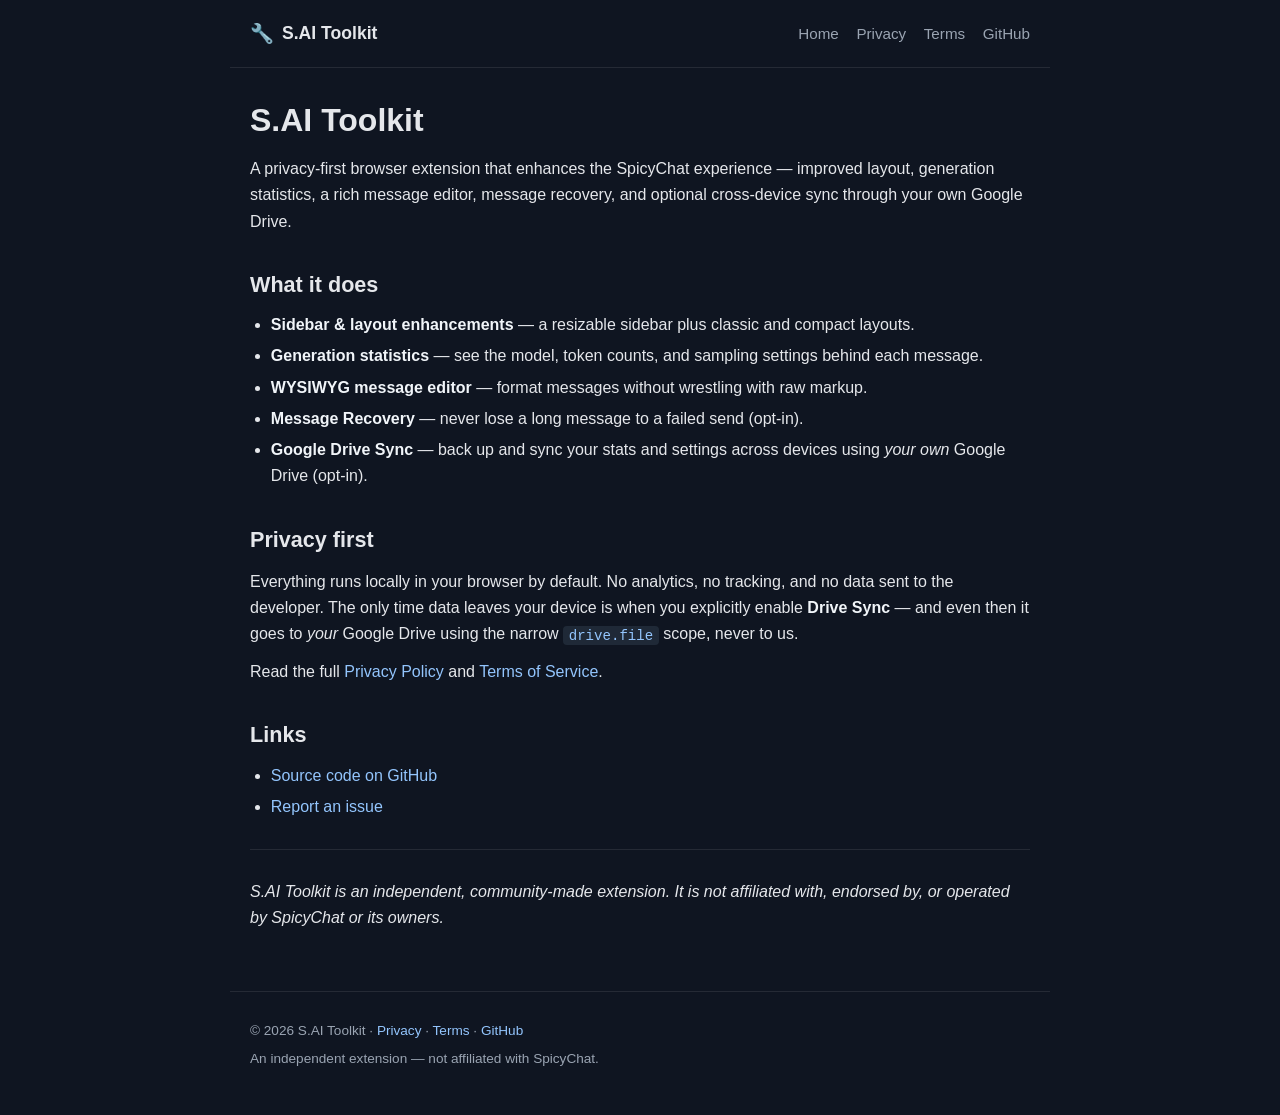
<file: docs/index.html>
<!DOCTYPE html>
<html lang="en">
<head>
<meta charset="utf-8">
<meta name="viewport" content="width=device-width, initial-scale=1">
<title>S.AI Toolkit — privacy-first SpicyChat extension</title>
<meta name="description" content="A privacy-first browser extension for SpicyChat: layout, stats, editor, and optional Google Drive sync.">
<style>
:root{--bg:#0f1521;--surface-2:#1f2937;--text:#e5e7eb;--muted:#9aa4b2;
--accent:#3b82f6;--accent-soft:#93c5fd;--border:rgba(255,255,255,.09)}
*{box-sizing:border-box}html{-webkit-text-size-adjust:100%}
body{margin:0;background:var(--bg);color:var(--text);line-height:1.65;font-size:16px;
font-family:-apple-system,BlinkMacSystemFont,"Segoe UI",Roboto,Helvetica,Arial,sans-serif}
a{color:var(--accent-soft);text-decoration:none}a:hover{text-decoration:underline}
.site-header{display:flex;align-items:center;justify-content:space-between;gap:1rem;flex-wrap:wrap;
max-width:820px;margin:0 auto;padding:1.1rem 1.25rem;border-bottom:1px solid var(--border)}
.brand{display:flex;align-items:center;gap:.5rem;color:var(--text);font-weight:700;font-size:1.1rem}
.brand:hover{text-decoration:none}.brand-mark{font-size:1.2rem}
.site-nav{display:flex;gap:1.1rem;flex-wrap:wrap}
.site-nav a{color:var(--muted);font-size:.95rem}.site-nav a:hover{color:var(--text);text-decoration:none}
.content{max-width:820px;margin:0 auto;padding:1.5rem 1.25rem 3rem}
.content h1{font-size:2rem;line-height:1.2;margin:.6rem 0 1rem}
.content h2{font-size:1.35rem;margin:2rem 0 .6rem}
.content h3{font-size:1.08rem;margin:1.4rem 0 .4rem;color:#cbd5e1}
.content p{margin:.7rem 0}.content ul{margin:.6rem 0;padding-left:1.3rem}.content li{margin:.3rem 0}
.content strong{color:#f1f5f9}
.content code{background:var(--surface-2);color:var(--accent-soft);padding:.12em .4em;border-radius:4px;
font-size:.88em;font-family:ui-monospace,SFMono-Regular,Menlo,Consolas,monospace}
.content hr{border:0;border-top:1px solid var(--border);margin:1.8rem 0}
.content table{width:100%;border-collapse:collapse;margin:1rem 0;font-size:.92rem}
.content th,.content td{border:1px solid var(--border);padding:.5rem .65rem;text-align:left;vertical-align:top}
.content thead th{background:var(--surface-2)}
.site-footer{max-width:820px;margin:0 auto;padding:1.5rem 1.25rem 2.5rem;border-top:1px solid var(--border);
color:var(--muted);font-size:.85rem}.site-footer p{margin:.3rem 0}.muted{color:var(--muted)}
@media (max-width:560px){.content h1{font-size:1.6rem}}
</style>
</head>
<body>
<header class="site-header">
  <a class="brand" href="./"><span class="brand-mark">&#128295;</span><span>S.AI Toolkit</span></a>
  <nav class="site-nav">
    <a href="./">Home</a>
    <a href="privacy">Privacy</a>
    <a href="terms">Terms</a>
    <a href="https://github.com/OnyxMizuna/SAI-Toolkit">GitHub</a>
  </nav>
</header>
<main class="content">
<h1>S.AI Toolkit</h1>
<p>A privacy-first browser extension that enhances the SpicyChat experience — improved layout, generation statistics, a rich message editor, message recovery, and optional cross-device sync through your own Google Drive.</p>
<h2>What it does</h2>
<ul>
<li><strong>Sidebar &amp; layout enhancements</strong> — a resizable sidebar plus classic and compact layouts.</li>
<li><strong>Generation statistics</strong> — see the model, token counts, and sampling settings behind each message.</li>
<li><strong>WYSIWYG message editor</strong> — format messages without wrestling with raw markup.</li>
<li><strong>Message Recovery</strong> — never lose a long message to a failed send (opt-in).</li>
<li><strong>Google Drive Sync</strong> — back up and sync your stats and settings across devices using <em>your own</em> Google Drive (opt-in).</li>
</ul>
<h2>Privacy first</h2>
<p>Everything runs locally in your browser by default. No analytics, no tracking, and no data sent to the developer. The only time data leaves your device is when you explicitly enable <strong>Drive Sync</strong> — and even then it goes to <em>your</em> Google Drive using the narrow <code>drive.file</code> scope, never to us.</p>
<p>Read the full <a href="privacy">Privacy Policy</a> and <a href="terms">Terms of Service</a>.</p>
<h2>Links</h2>
<ul>
<li><a href="https://github.com/OnyxMizuna/SAI-Toolkit">Source code on GitHub</a></li>
<li><a href="https://github.com/OnyxMizuna/SAI-Toolkit/issues">Report an issue</a></li>
</ul>
<hr>
<p><em>S.AI Toolkit is an independent, community-made extension. It is not affiliated with, endorsed by, or operated by SpicyChat or its owners.</em></p>
</main>
<footer class="site-footer">
  <p>&copy; 2026 S.AI Toolkit &middot; <a href="privacy">Privacy</a> &middot; <a href="terms">Terms</a> &middot; <a href="https://github.com/OnyxMizuna/SAI-Toolkit">GitHub</a></p>
  <p class="muted">An independent extension &mdash; not affiliated with SpicyChat.</p>
</footer>
</body>
</html>
</file>
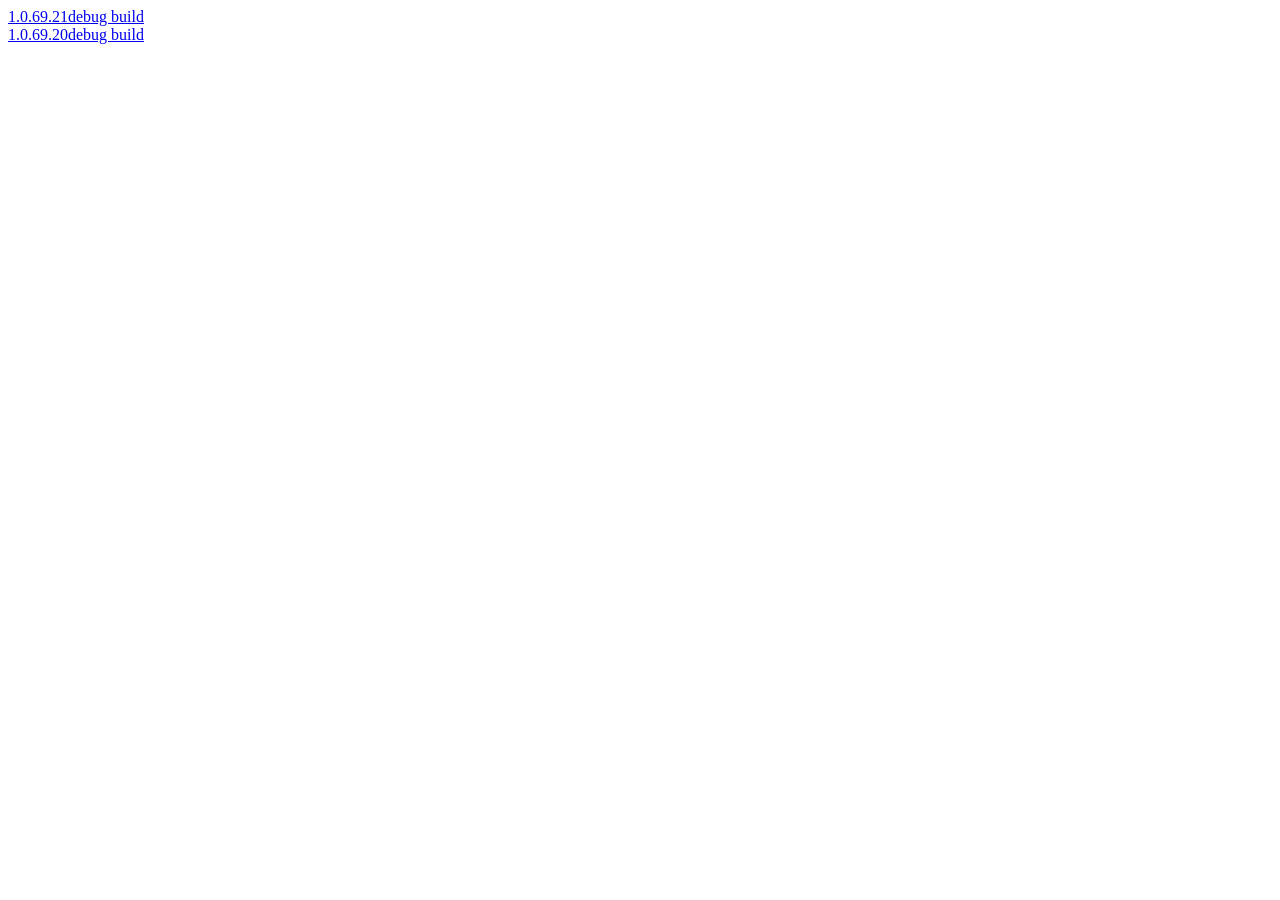
<file: docs/diag-builds/index.htm>
<html>
  <head>
    
  </head>
  <body>
    <a href="https://github.com/OnyxMizuna/SAI-Toolkit/blob/main/docs/diag-builds/1.0.21debug%20-%200b38356ef60f4ec68d0b-1.0.69.21d.xpi">1.0.69.21debug build</a>
    <br>
    <a href="https://github.com/OnyxMizuna/SAI-Toolkit/blob/main/docs/diag-builds/1.0.20debug%20-%200b38356ef60f4ec68d0b-1.0.69.20d.xpi">1.0.69.20debug build</a>
  </body>
</html>
</file>
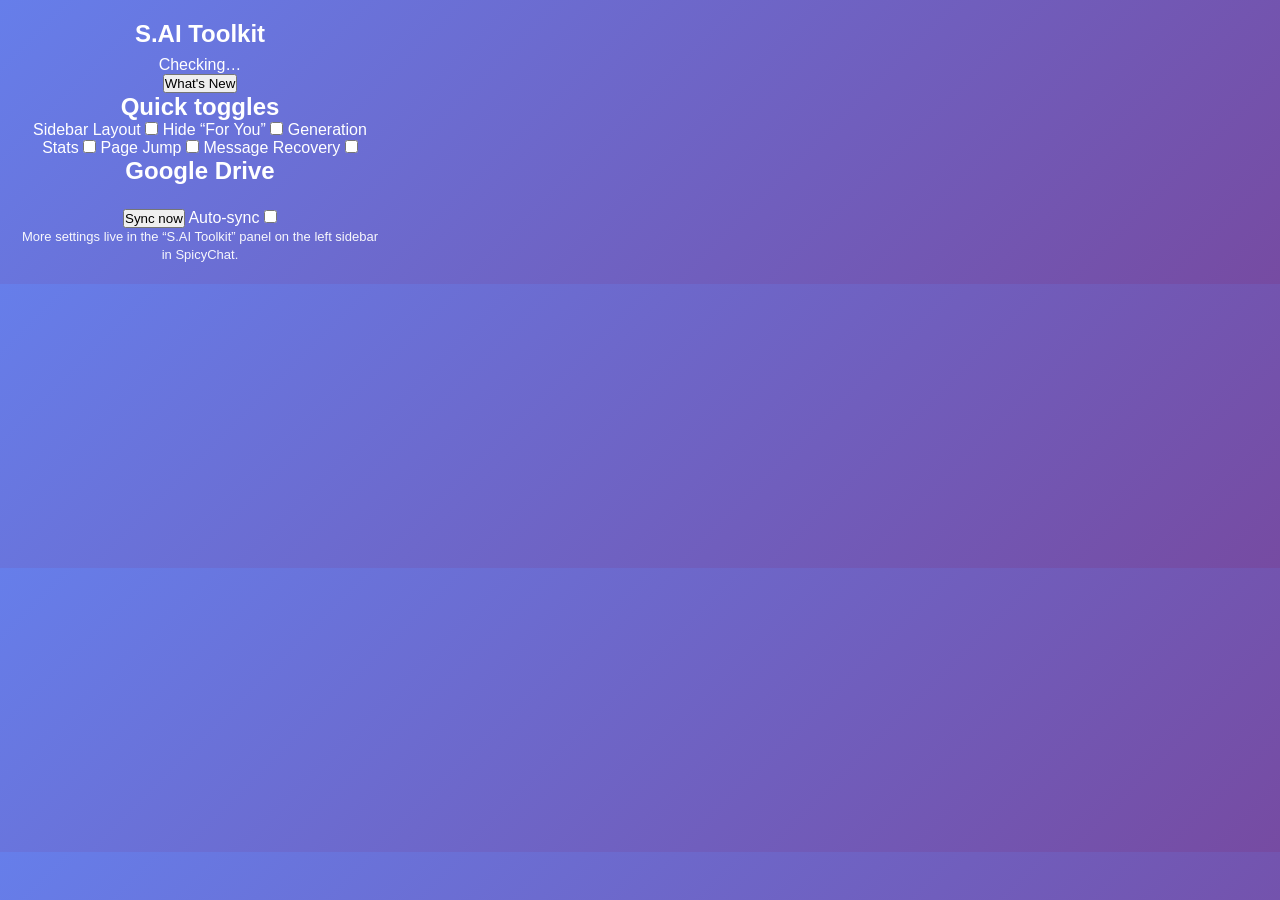
<file: popup.html>
<!DOCTYPE html>
<html>
<head>
  <meta charset="utf-8">
  <title>S.AI Toolkit</title>
  <link rel="stylesheet" href="popup.css">
</head>
<body>
  <div class="container">

    <header class="header">
      <div class="title-row">
        <h1>S.AI Toolkit</h1>
        <span id="version" class="version"></span>
      </div>
      <div id="tabStatus" class="tab-status">
        <span class="dot"></span>
        <span id="tabStatusText" class="tab-status-text">Checking…</span>
        <button id="openSpicyBtn" class="link-btn" hidden type="button">Open SpicyChat&nbsp;↗</button>
      </div>
      <button id="whatsNewBtn" class="link-btn" type="button">What's New</button>
    </header>

    <section class="panel">
      <h2 class="panel-title">Quick toggles</h2>

      <label class="row">
        <span class="row-label">Sidebar Layout</span>
        <span class="switch"><input type="checkbox" data-key="enableSidebarLayout"><span class="slider"></span></span>
      </label>
      <label class="row">
        <span class="row-label">Hide “For You”</span>
        <span class="switch"><input type="checkbox" data-key="enableHideForYou"><span class="slider"></span></span>
      </label>
      <label class="row">
        <span class="row-label">Generation Stats</span>
        <span class="switch"><input type="checkbox" data-key="showGenerationStats"><span class="slider"></span></span>
      </label>
      <label class="row">
        <span class="row-label">Page Jump</span>
        <span class="switch"><input type="checkbox" data-key="enablePageJump"><span class="slider"></span></span>
      </label>
      <label class="row">
        <span class="row-label">Message Recovery</span>
        <span class="switch"><input type="checkbox" data-key="messageRecoveryEnabled"><span class="slider"></span></span>
      </label>
    </section>

    <section class="panel">
      <h2 class="panel-title">Google Drive</h2>
      <p id="syncStatus" class="sync-status"></p>
      <button id="syncBtn" class="primary-btn" type="button">Sync now</button>

      <label class="row">
        <span class="row-label">Auto-sync</span>
        <span class="switch"><input type="checkbox" id="autoSyncToggle"><span class="slider"></span></span>
      </label>
      <label class="row sub-row" id="autoSyncIntervalRow" hidden>
        <span class="row-label">Interval</span>
        <select id="autoSyncInterval" class="select">
          <option value="5">every 5 min</option>
          <option value="10">every 10 min</option>
          <option value="15">every 15 min</option>
        </select>
      </label>
    </section>

    <footer class="footer">
      <p class="subtitle">More settings live in the “S.AI Toolkit” panel on the left sidebar in SpicyChat.</p>
    </footer>

  </div>
  <script src="popup.js"></script>
</body>
</html>
</file>
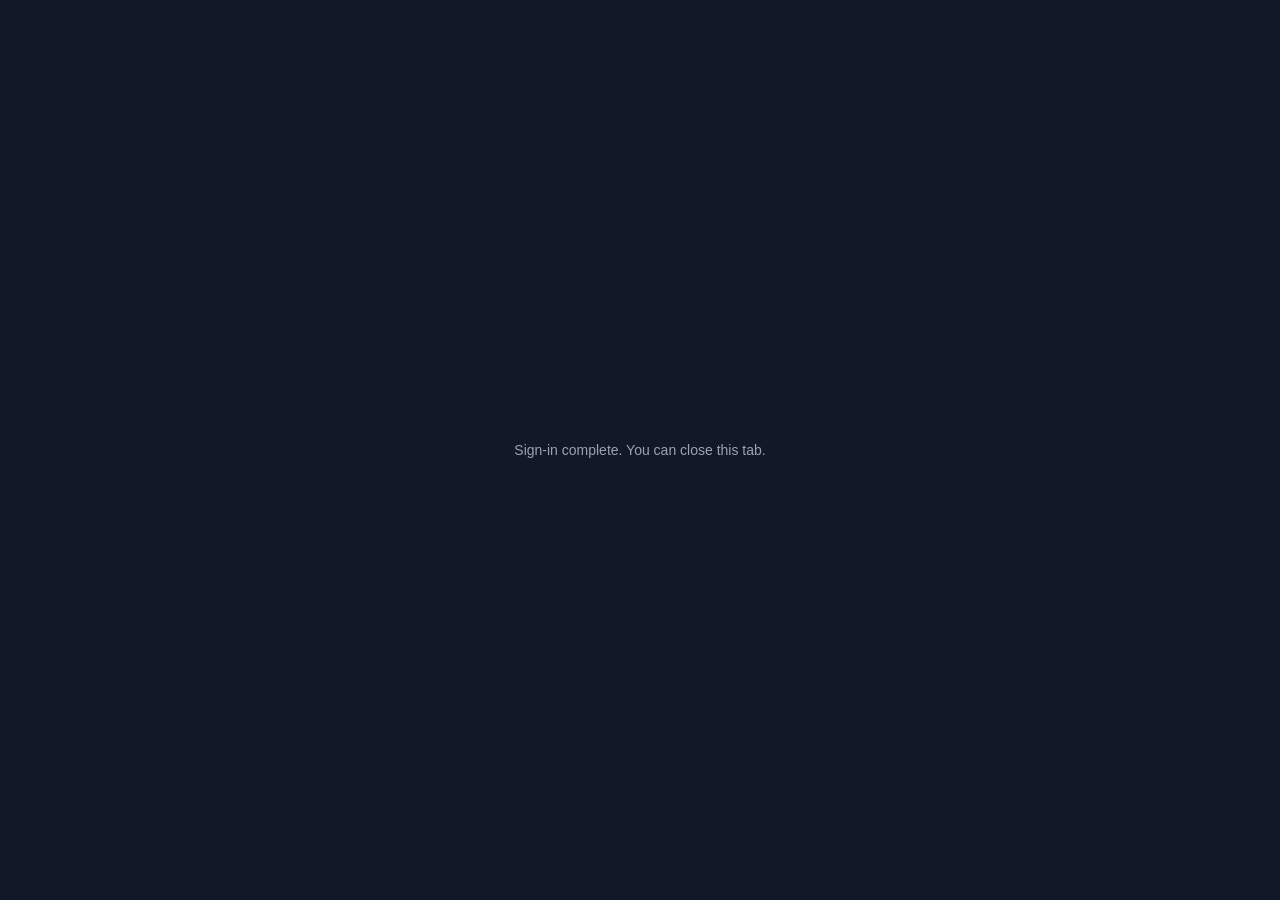
<file: docs/oauth-callback.html>
<!DOCTYPE html>
<html>
<head>
  <meta charset="utf-8">
  <title>S.AI Toolkit – Sign-in complete</title>
  <style>
    body { font-family: sans-serif; display: flex; align-items: center; justify-content: center; height: 100vh; margin: 0; background: #111827; color: #9ca3af; }
    p { font-size: 14px; }
  </style>
</head>
<body>
  <p>Sign-in complete. You can close this tab.</p>
</body>
</html>
</file>
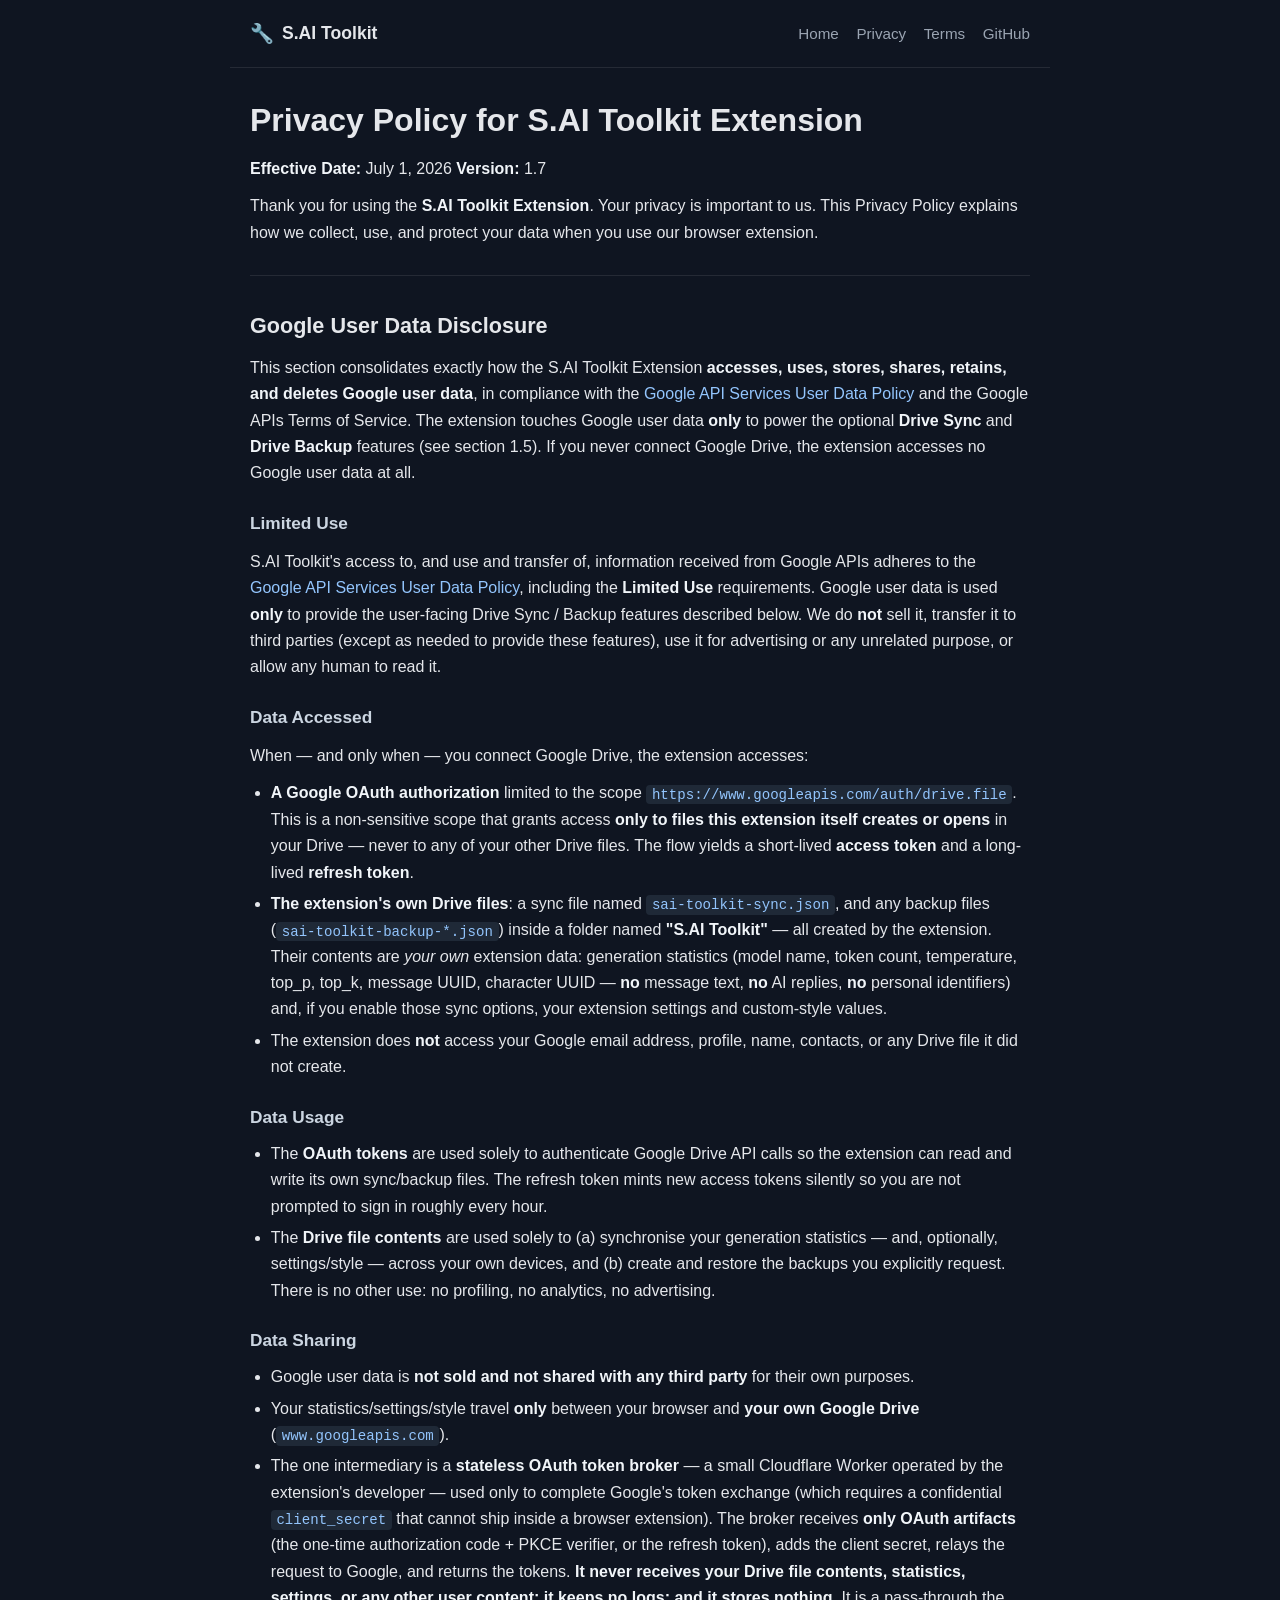
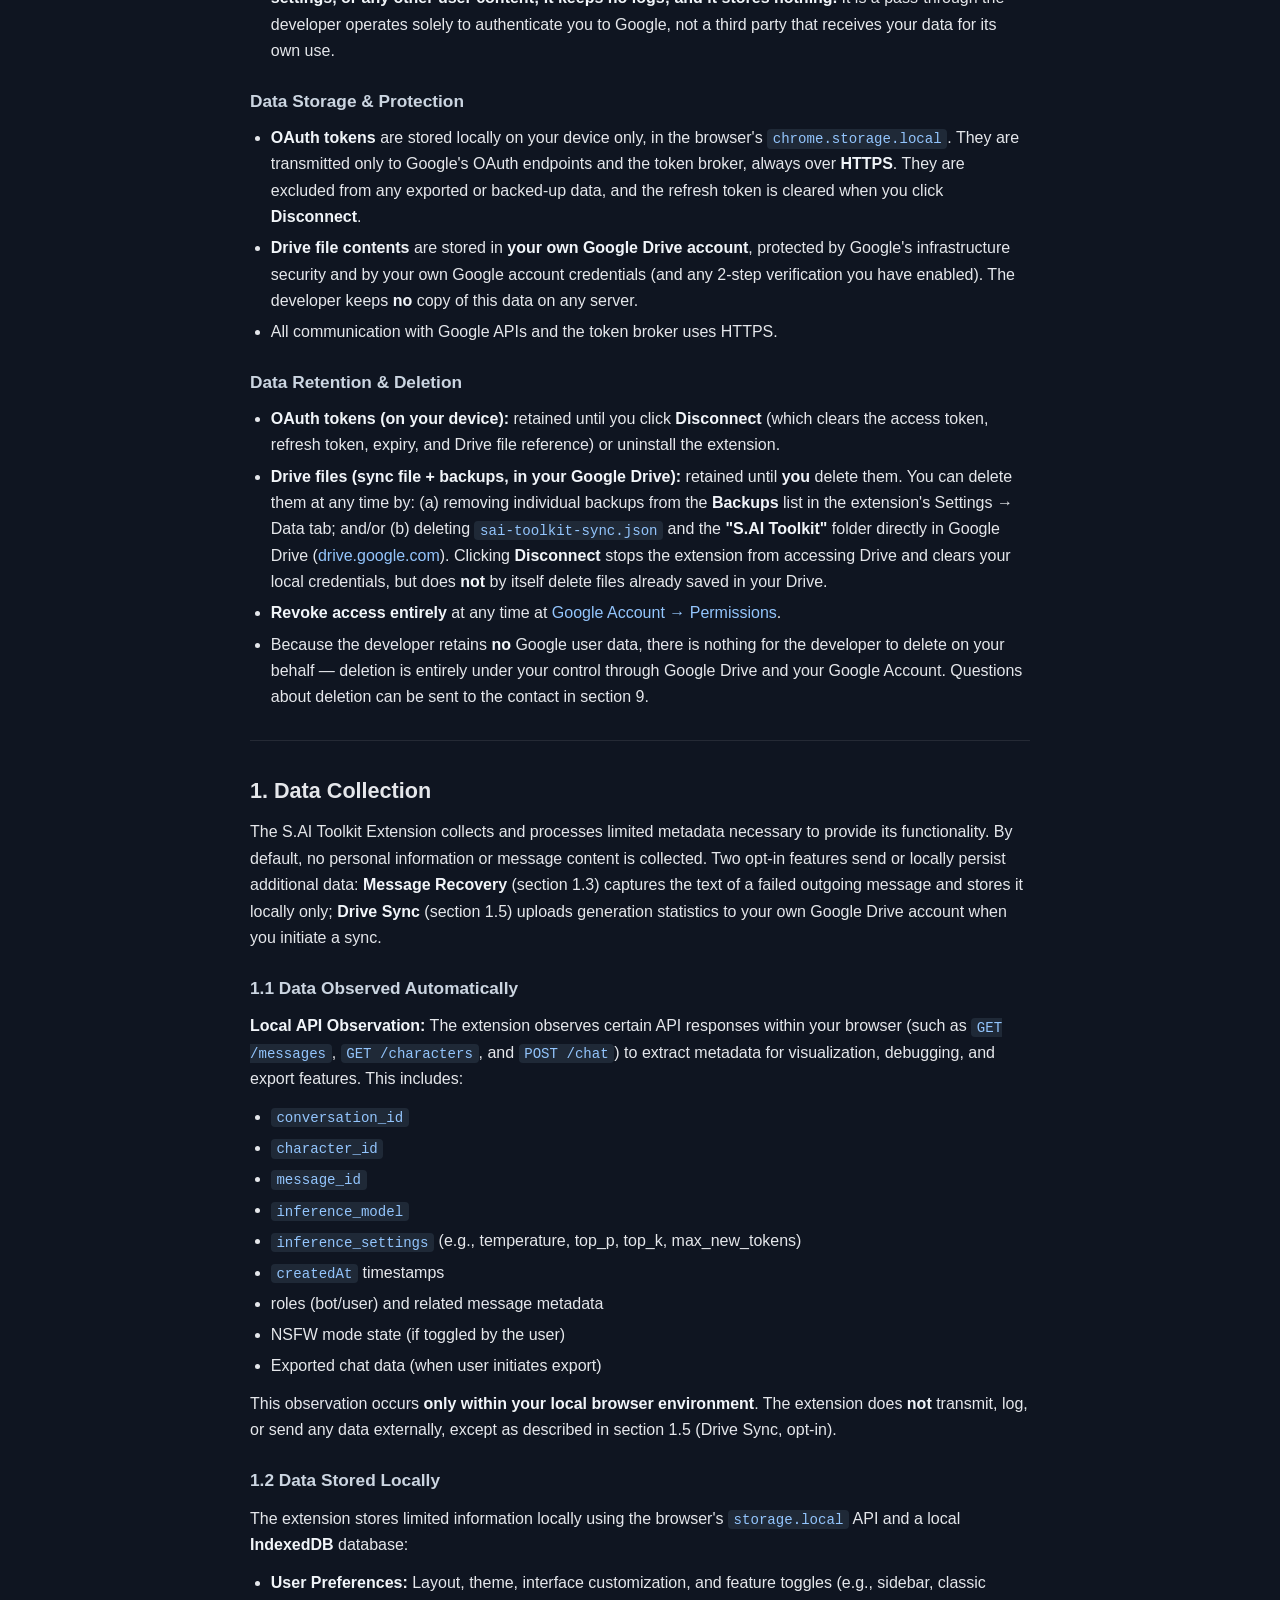
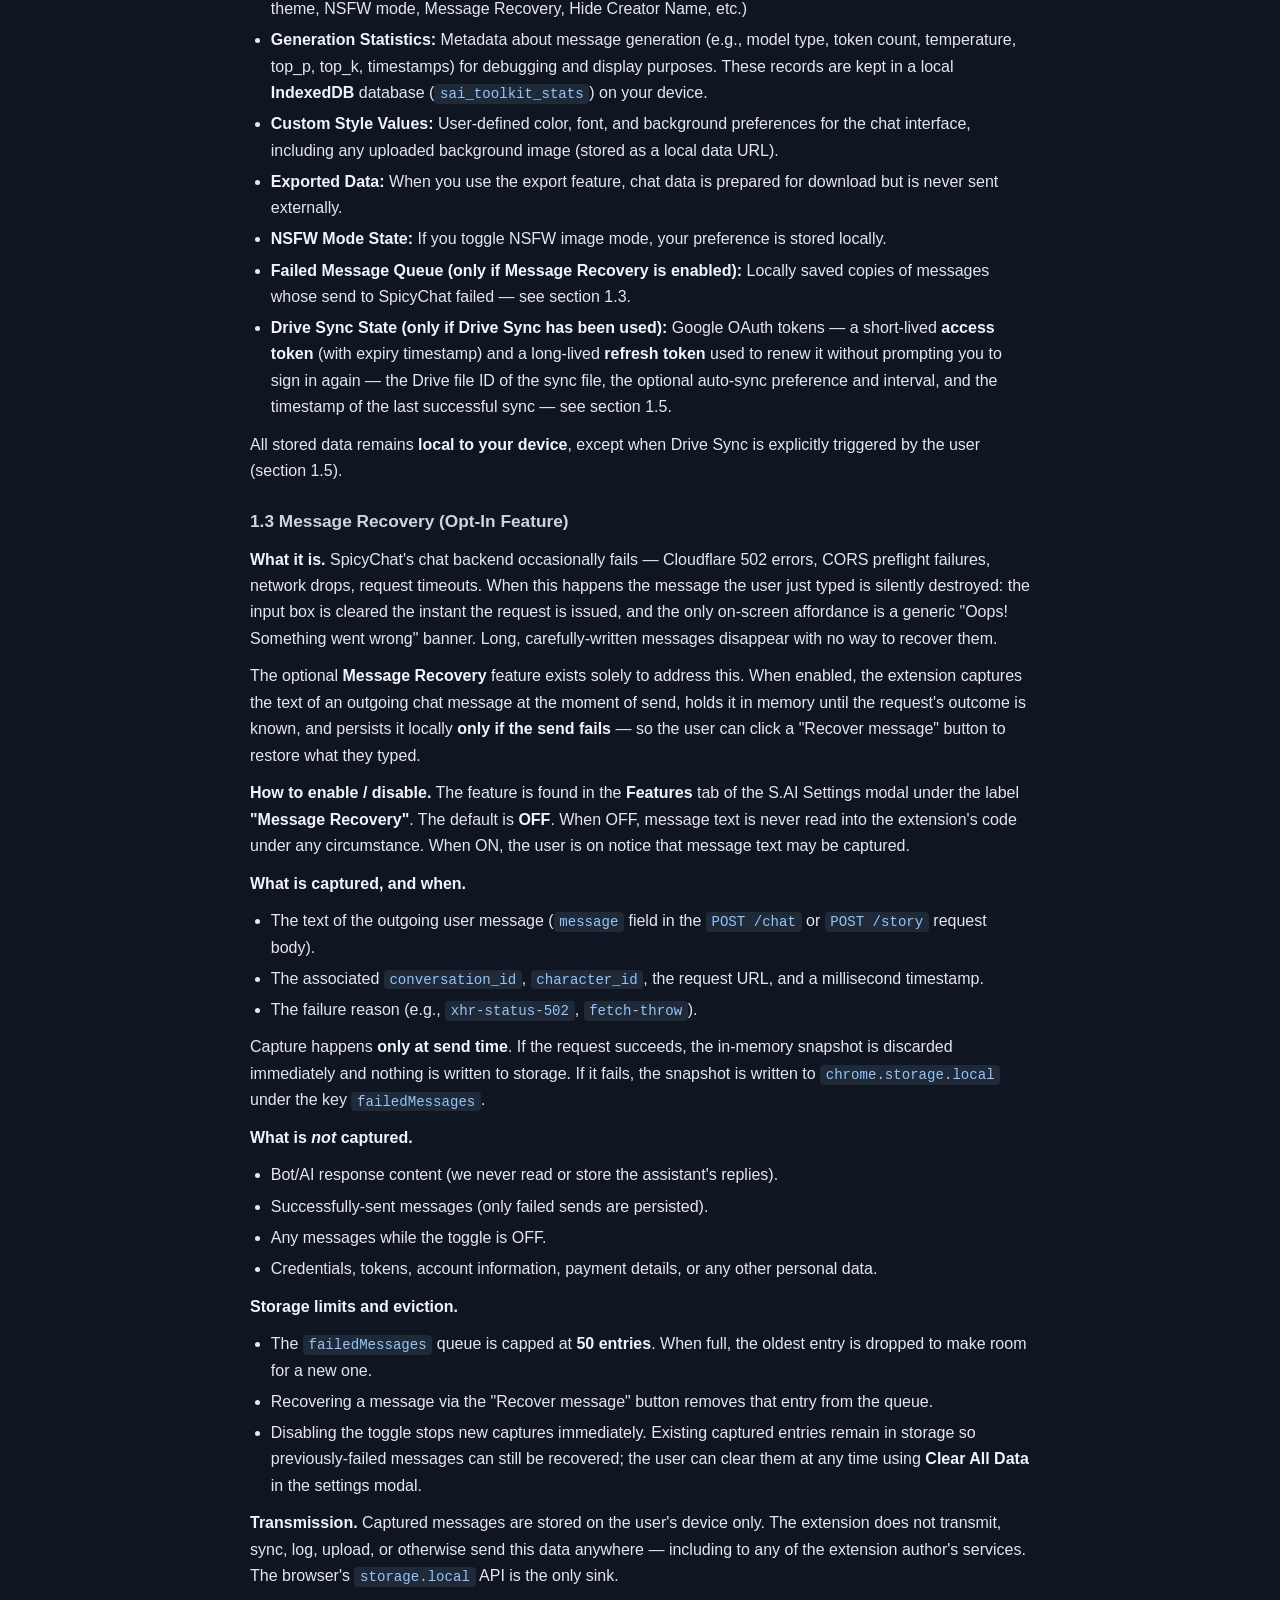
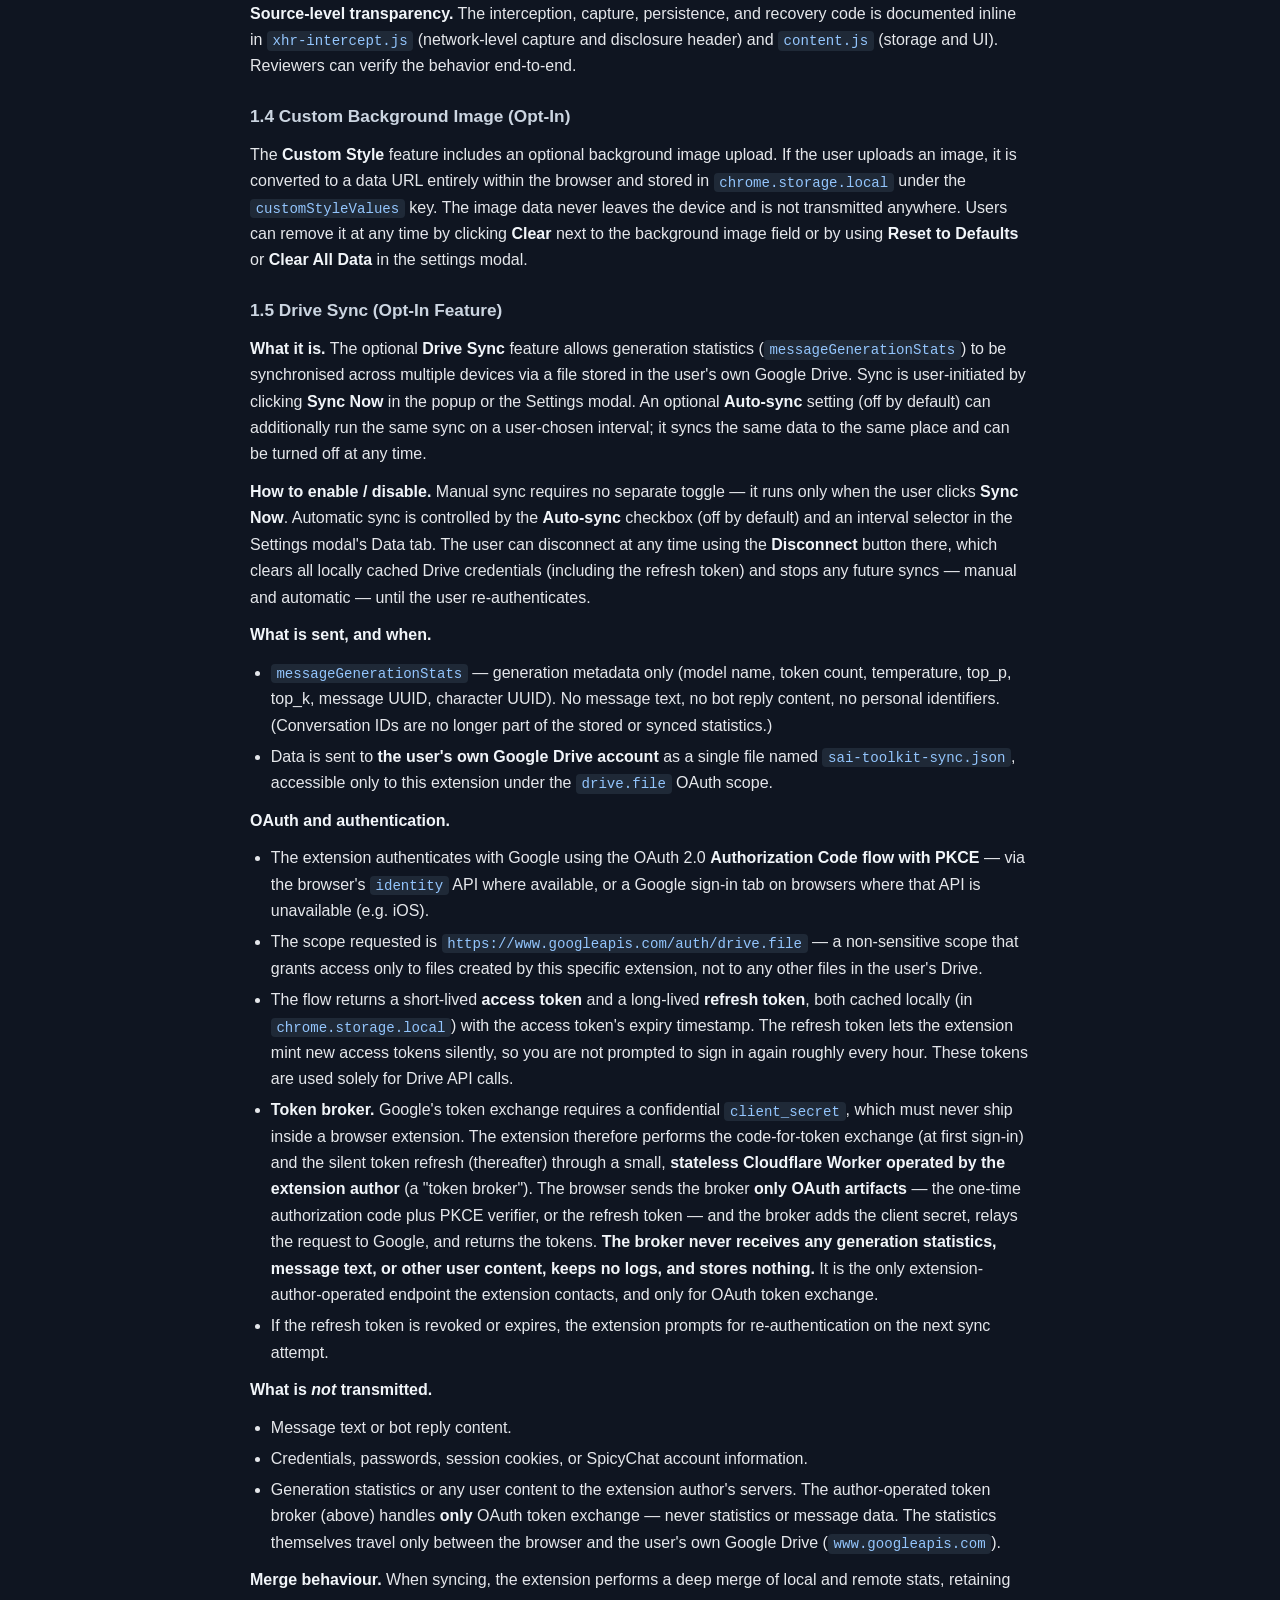
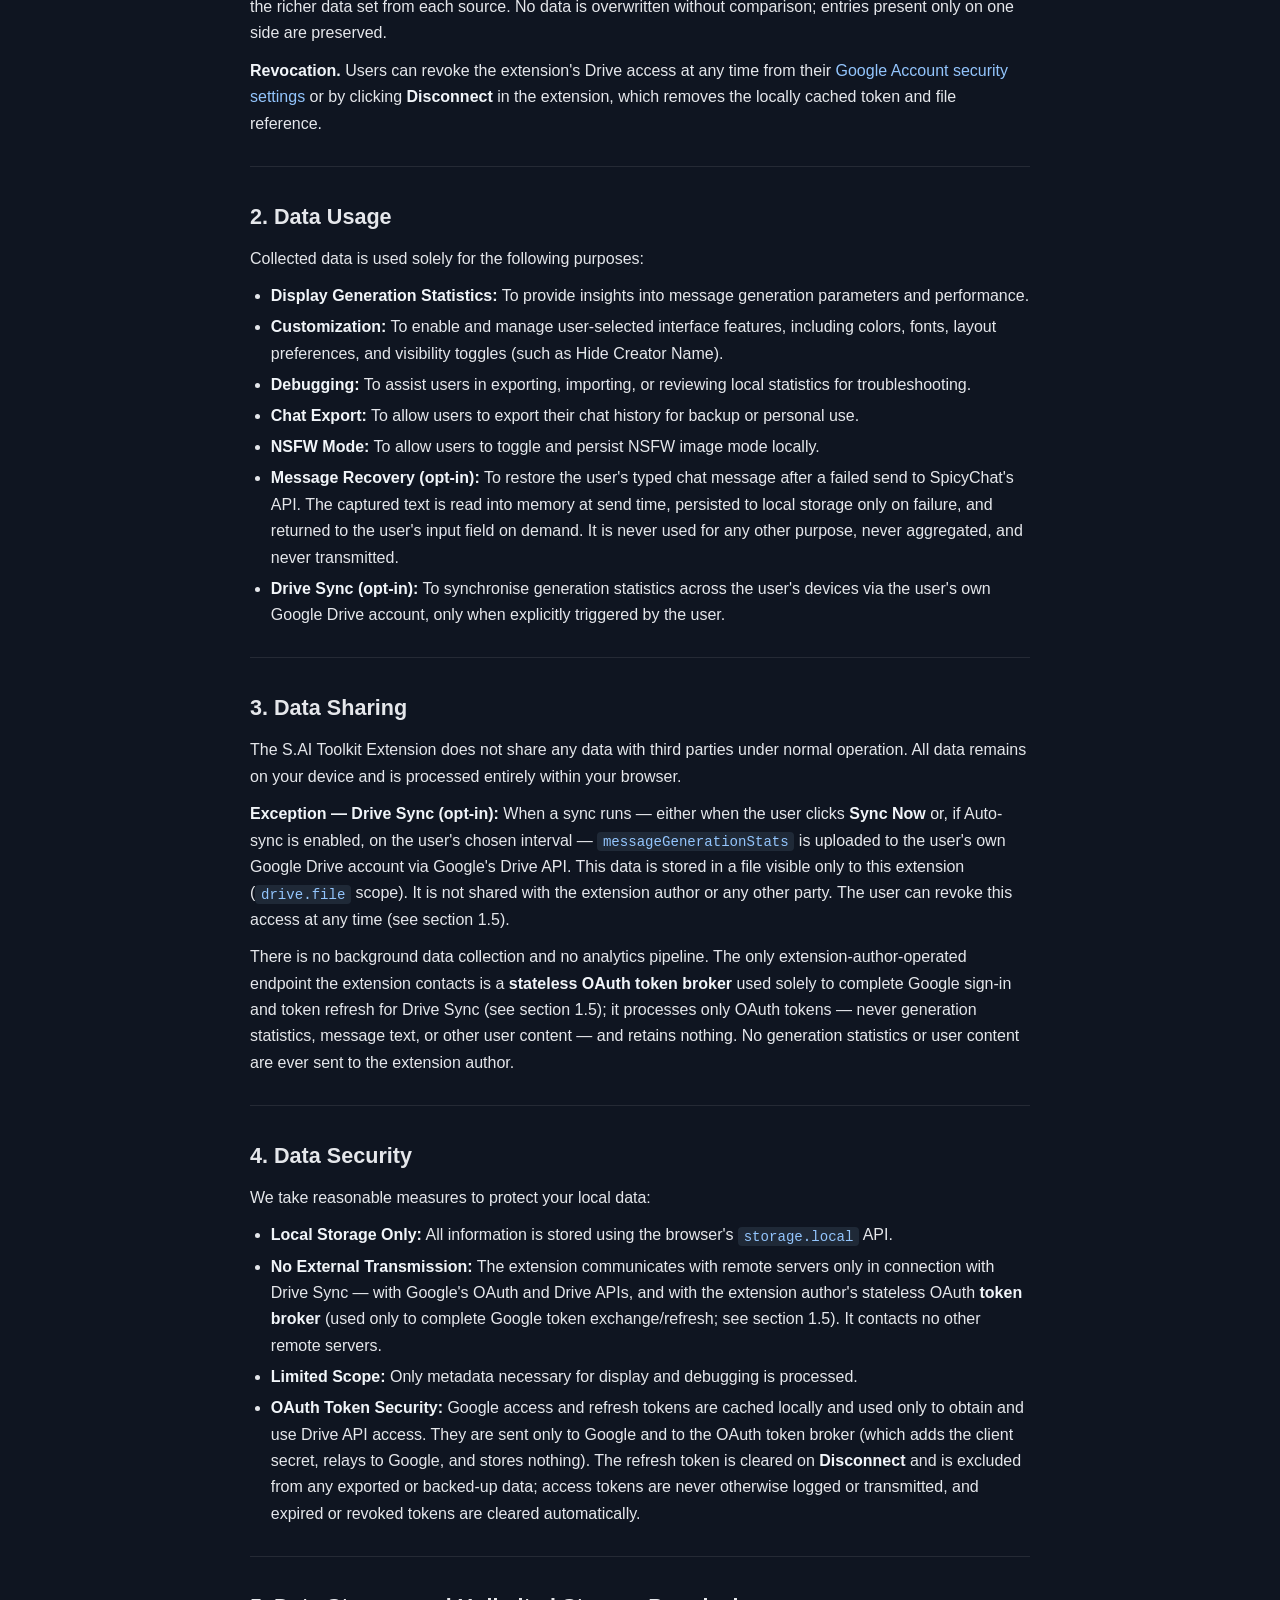
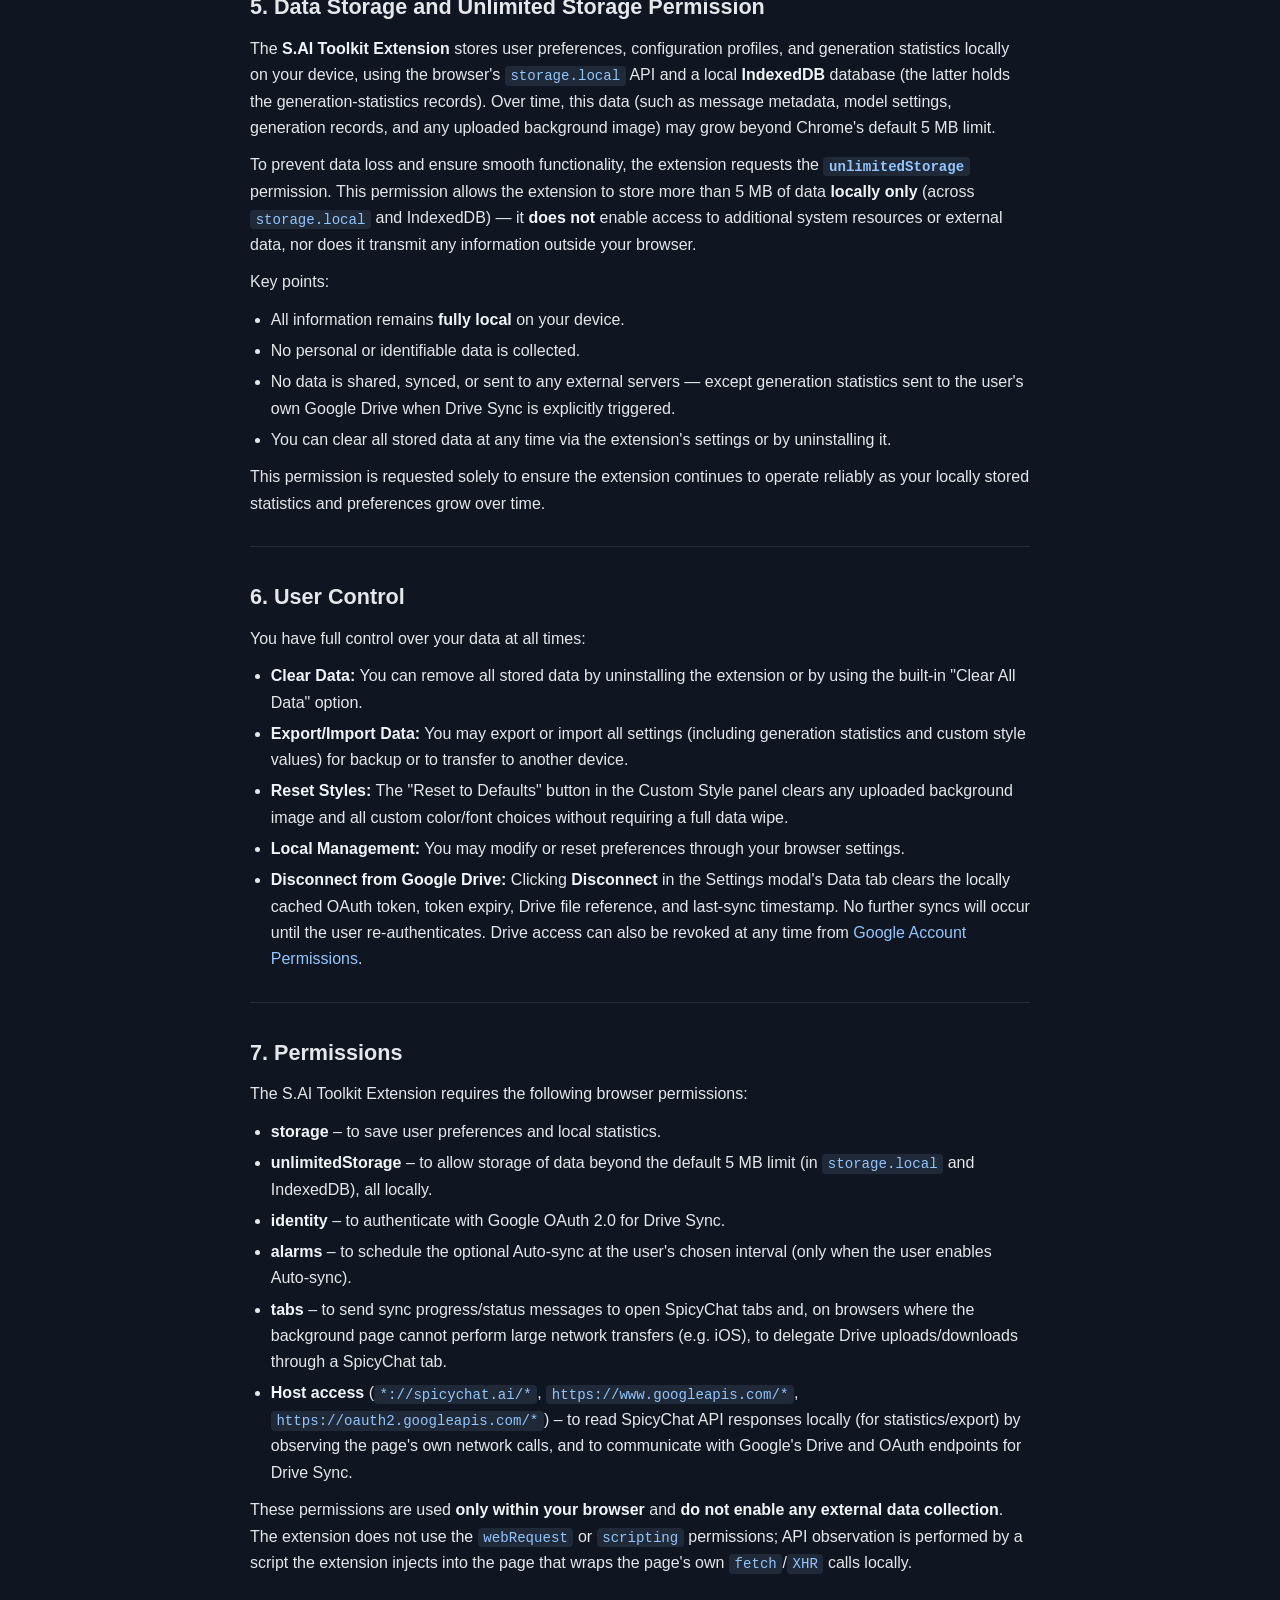
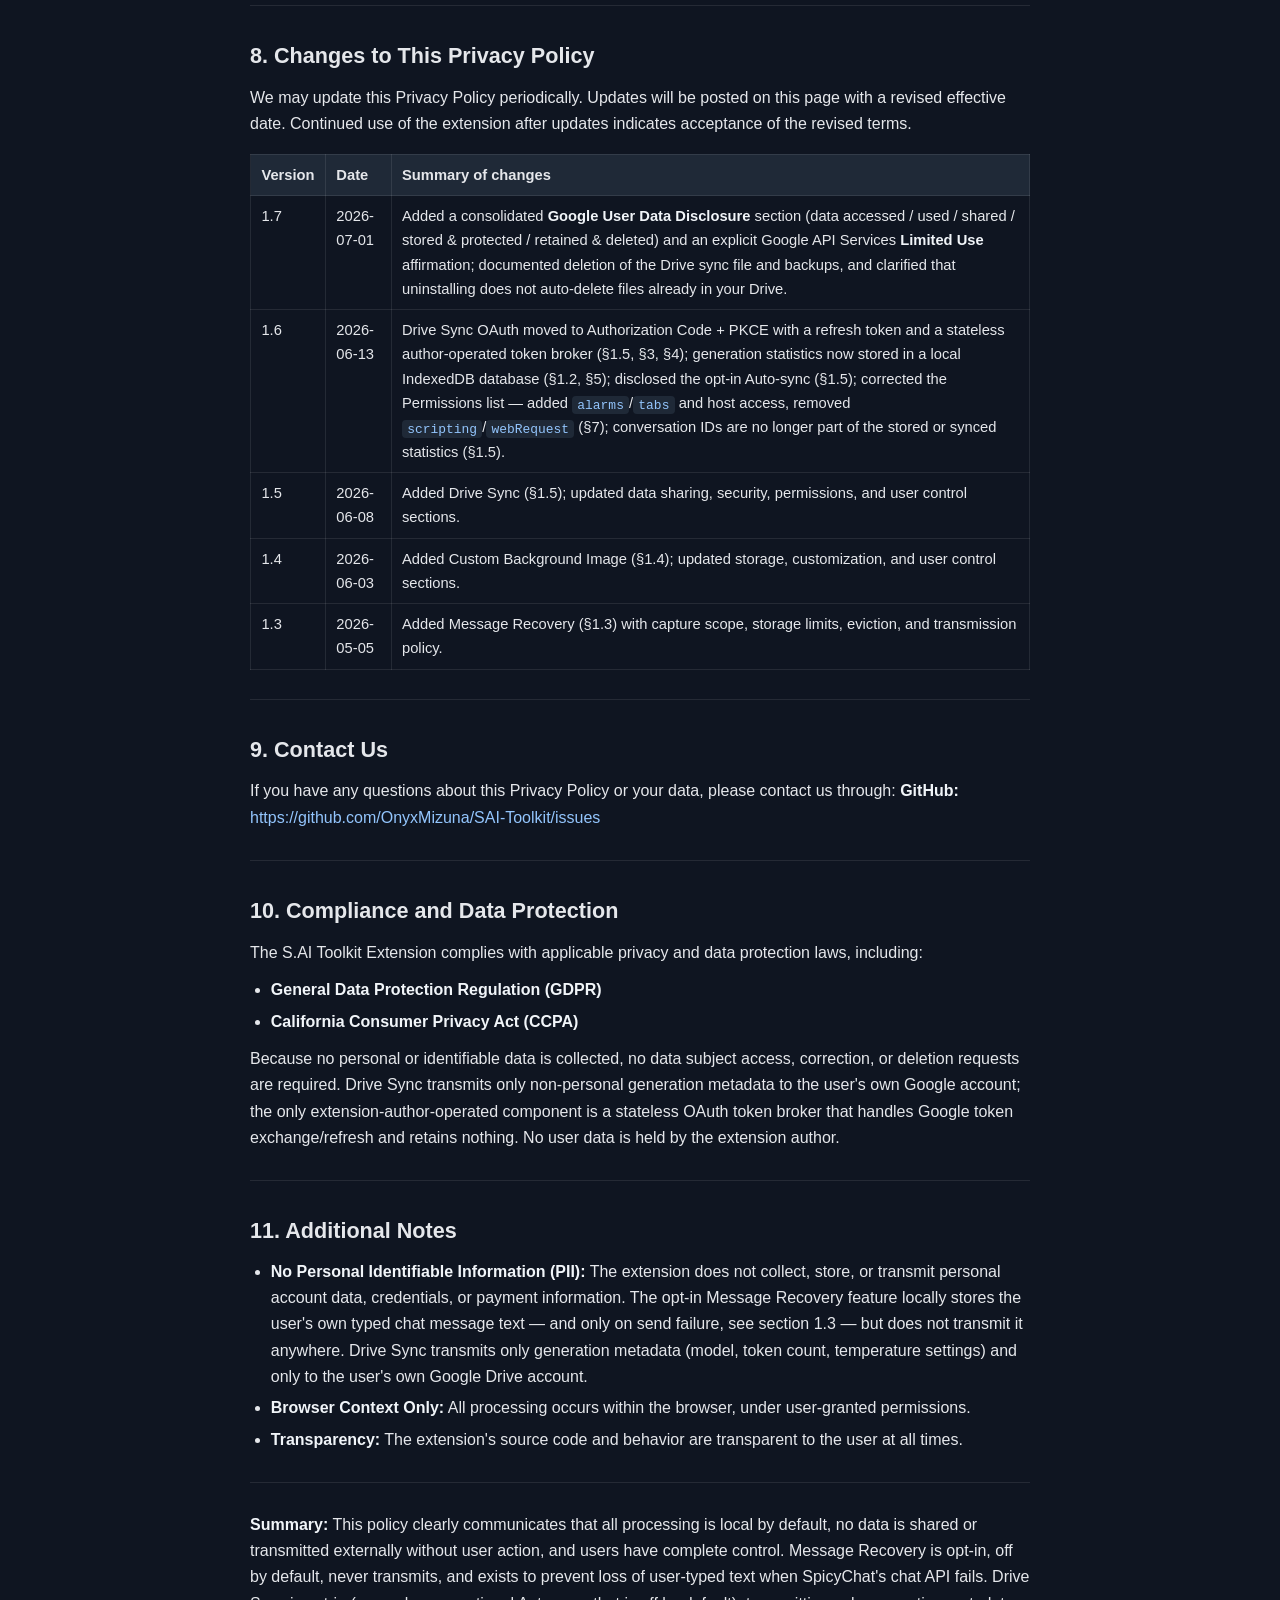
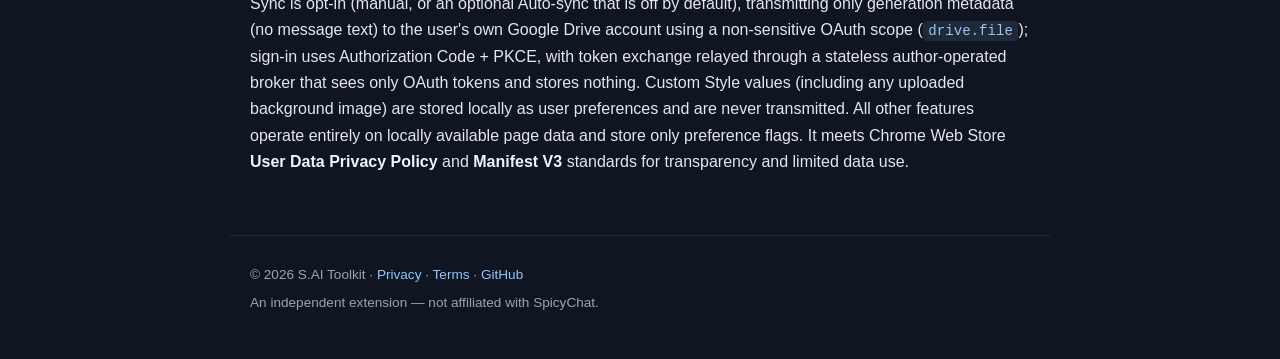
<file: docs/privacy.html>
<!DOCTYPE html>
<html lang="en">
<head>
<meta charset="utf-8">
<meta name="viewport" content="width=device-width, initial-scale=1">
<title>Privacy Policy — S.AI Toolkit</title>
<meta name="description" content="How the S.AI Toolkit browser extension collects, uses, and protects your data.">
<style>
:root{--bg:#0f1521;--surface-2:#1f2937;--text:#e5e7eb;--muted:#9aa4b2;
--accent:#3b82f6;--accent-soft:#93c5fd;--border:rgba(255,255,255,.09)}
*{box-sizing:border-box}html{-webkit-text-size-adjust:100%}
body{margin:0;background:var(--bg);color:var(--text);line-height:1.65;font-size:16px;
font-family:-apple-system,BlinkMacSystemFont,"Segoe UI",Roboto,Helvetica,Arial,sans-serif}
a{color:var(--accent-soft);text-decoration:none}a:hover{text-decoration:underline}
.site-header{display:flex;align-items:center;justify-content:space-between;gap:1rem;flex-wrap:wrap;
max-width:820px;margin:0 auto;padding:1.1rem 1.25rem;border-bottom:1px solid var(--border)}
.brand{display:flex;align-items:center;gap:.5rem;color:var(--text);font-weight:700;font-size:1.1rem}
.brand:hover{text-decoration:none}.brand-mark{font-size:1.2rem}
.site-nav{display:flex;gap:1.1rem;flex-wrap:wrap}
.site-nav a{color:var(--muted);font-size:.95rem}.site-nav a:hover{color:var(--text);text-decoration:none}
.content{max-width:820px;margin:0 auto;padding:1.5rem 1.25rem 3rem}
.content h1{font-size:2rem;line-height:1.2;margin:.6rem 0 1rem}
.content h2{font-size:1.35rem;margin:2rem 0 .6rem}
.content h3{font-size:1.08rem;margin:1.4rem 0 .4rem;color:#cbd5e1}
.content p{margin:.7rem 0}.content ul{margin:.6rem 0;padding-left:1.3rem}.content li{margin:.3rem 0}
.content strong{color:#f1f5f9}
.content code{background:var(--surface-2);color:var(--accent-soft);padding:.12em .4em;border-radius:4px;
font-size:.88em;font-family:ui-monospace,SFMono-Regular,Menlo,Consolas,monospace}
.content hr{border:0;border-top:1px solid var(--border);margin:1.8rem 0}
.content table{width:100%;border-collapse:collapse;margin:1rem 0;font-size:.92rem}
.content th,.content td{border:1px solid var(--border);padding:.5rem .65rem;text-align:left;vertical-align:top}
.content thead th{background:var(--surface-2)}
.site-footer{max-width:820px;margin:0 auto;padding:1.5rem 1.25rem 2.5rem;border-top:1px solid var(--border);
color:var(--muted);font-size:.85rem}.site-footer p{margin:.3rem 0}.muted{color:var(--muted)}
@media (max-width:560px){.content h1{font-size:1.6rem}}
</style>
</head>
<body>
<header class="site-header">
  <a class="brand" href="./"><span class="brand-mark">&#128295;</span><span>S.AI Toolkit</span></a>
  <nav class="site-nav">
    <a href="./">Home</a>
    <a href="privacy">Privacy</a>
    <a href="terms">Terms</a>
    <a href="https://github.com/OnyxMizuna/SAI-Toolkit">GitHub</a>
  </nav>
</header>
<main class="content">
<h1>Privacy Policy for S.AI Toolkit Extension</h1>
<p><strong>Effective Date:</strong> July 1, 2026 <strong>Version:</strong> 1.7</p>
<p>Thank you for using the <strong>S.AI Toolkit Extension</strong>. Your privacy is important to us. This Privacy Policy explains how we collect, use, and protect your data when you use our browser extension.</p>
<hr>
<h2>Google User Data Disclosure</h2>
<p>This section consolidates exactly how the S.AI Toolkit Extension <strong>accesses, uses, stores, shares, retains, and deletes Google user data</strong>, in compliance with the <a href="https://developers.google.com/terms/api-services-user-data-policy">Google API Services User Data Policy</a> and the Google APIs Terms of Service. The extension touches Google user data <strong>only</strong> to power the optional <strong>Drive Sync</strong> and <strong>Drive Backup</strong> features (see section 1.5). If you never connect Google Drive, the extension accesses no Google user data at all.</p>
<h3>Limited Use</h3>
<p>S.AI Toolkit's access to, and use and transfer of, information received from Google APIs adheres to the <a href="https://developers.google.com/terms/api-services-user-data-policy">Google API Services User Data Policy</a>, including the <strong>Limited Use</strong> requirements. Google user data is used <strong>only</strong> to provide the user-facing Drive Sync / Backup features described below. We do <strong>not</strong> sell it, transfer it to third parties (except as needed to provide these features), use it for advertising or any unrelated purpose, or allow any human to read it.</p>
<h3>Data Accessed</h3>
<p>When — and only when — you connect Google Drive, the extension accesses:</p>
<ul>
<li><strong>A Google OAuth authorization</strong> limited to the scope <code>https://www.googleapis.com/auth/drive.file</code>. This is a non-sensitive scope that grants access <strong>only to files this extension itself creates or opens</strong> in your Drive — never to any of your other Drive files. The flow yields a short-lived <strong>access token</strong> and a long-lived <strong>refresh token</strong>.</li>
<li><strong>The extension's own Drive files</strong>: a sync file named <code>sai-toolkit-sync.json</code>, and any backup files (<code>sai-toolkit-backup-*.json</code>) inside a folder named <strong>"S.AI Toolkit"</strong> — all created by the extension. Their contents are <em>your own</em> extension data: generation statistics (model name, token count, temperature, top_p, top_k, message UUID, character UUID — <strong>no</strong> message text, <strong>no</strong> AI replies, <strong>no</strong> personal identifiers) and, if you enable those sync options, your extension settings and custom-style values.</li>
<li>The extension does <strong>not</strong> access your Google email address, profile, name, contacts, or any Drive file it did not create.</li>
</ul>
<h3>Data Usage</h3>
<ul>
<li>The <strong>OAuth tokens</strong> are used solely to authenticate Google Drive API calls so the extension can read and write its own sync/backup files. The refresh token mints new access tokens silently so you are not prompted to sign in roughly every hour.</li>
<li>The <strong>Drive file contents</strong> are used solely to (a) synchronise your generation statistics — and, optionally, settings/style — across your own devices, and (b) create and restore the backups you explicitly request. There is no other use: no profiling, no analytics, no advertising.</li>
</ul>
<h3>Data Sharing</h3>
<ul>
<li>Google user data is <strong>not sold and not shared with any third party</strong> for their own purposes.</li>
<li>Your statistics/settings/style travel <strong>only</strong> between your browser and <strong>your own Google Drive</strong> (<code>www.googleapis.com</code>).</li>
<li>The one intermediary is a <strong>stateless OAuth token broker</strong> — a small Cloudflare Worker operated by the extension's developer — used only to complete Google's token exchange (which requires a confidential <code>client_secret</code> that cannot ship inside a browser extension). The broker receives <strong>only OAuth artifacts</strong> (the one-time authorization code + PKCE verifier, or the refresh token), adds the client secret, relays the request to Google, and returns the tokens. <strong>It never receives your Drive file contents, statistics, settings, or any other user content; it keeps no logs; and it stores nothing.</strong> It is a pass-through the developer operates solely to authenticate you to Google, not a third party that receives your data for its own use.</li>
</ul>
<h3>Data Storage &amp; Protection</h3>
<ul>
<li><strong>OAuth tokens</strong> are stored locally on your device only, in the browser's <code>chrome.storage.local</code>. They are transmitted only to Google's OAuth endpoints and the token broker, always over <strong>HTTPS</strong>. They are excluded from any exported or backed-up data, and the refresh token is cleared when you click <strong>Disconnect</strong>.</li>
<li><strong>Drive file contents</strong> are stored in <strong>your own Google Drive account</strong>, protected by Google's infrastructure security and by your own Google account credentials (and any 2-step verification you have enabled). The developer keeps <strong>no</strong> copy of this data on any server.</li>
<li>All communication with Google APIs and the token broker uses HTTPS.</li>
</ul>
<h3>Data Retention &amp; Deletion</h3>
<ul>
<li><strong>OAuth tokens (on your device):</strong> retained until you click <strong>Disconnect</strong> (which clears the access token, refresh token, expiry, and Drive file reference) or uninstall the extension.</li>
<li><strong>Drive files (sync file + backups, in your Google Drive):</strong> retained until <strong>you</strong> delete them. You can delete them at any time by: (a) removing individual backups from the <strong>Backups</strong> list in the extension's Settings → Data tab; and/or (b) deleting <code>sai-toolkit-sync.json</code> and the <strong>"S.AI Toolkit"</strong> folder directly in Google Drive (<a href="https://drive.google.com">drive.google.com</a>). Clicking <strong>Disconnect</strong> stops the extension from accessing Drive and clears your local credentials, but does <strong>not</strong> by itself delete files already saved in your Drive.</li>
<li><strong>Revoke access entirely</strong> at any time at <a href="https://myaccount.google.com/permissions">Google Account → Permissions</a>.</li>
<li>Because the developer retains <strong>no</strong> Google user data, there is nothing for the developer to delete on your behalf — deletion is entirely under your control through Google Drive and your Google Account. Questions about deletion can be sent to the contact in section 9.</li>
</ul>
<hr>
<h2>1. Data Collection</h2>
<p>The S.AI Toolkit Extension collects and processes limited metadata necessary to provide its functionality. By default, no personal information or message content is collected. Two opt-in features send or locally persist additional data: <strong>Message Recovery</strong> (section 1.3) captures the text of a failed outgoing message and stores it locally only; <strong>Drive Sync</strong> (section 1.5) uploads generation statistics to your own Google Drive account when you initiate a sync.</p>
<h3>1.1 Data Observed Automatically</h3>
<p><strong>Local API Observation:</strong> The extension observes certain API responses within your browser (such as <code>GET /messages</code>, <code>GET /characters</code>, and <code>POST /chat</code>) to extract metadata for visualization, debugging, and export features. This includes:</p>
<ul>
<li><code>conversation_id</code></li>
<li><code>character_id</code></li>
<li><code>message_id</code></li>
<li><code>inference_model</code></li>
<li><code>inference_settings</code> (e.g., temperature, top_p, top_k, max_new_tokens)</li>
<li><code>createdAt</code> timestamps</li>
<li>roles (bot/user) and related message metadata</li>
<li>NSFW mode state (if toggled by the user)</li>
<li>Exported chat data (when user initiates export)</li>
</ul>
<p>This observation occurs <strong>only within your local browser environment</strong>. The extension does <strong>not</strong> transmit, log, or send any data externally, except as described in section 1.5 (Drive Sync, opt-in).</p>
<h3>1.2 Data Stored Locally</h3>
<p>The extension stores limited information locally using the browser's <code>storage.local</code> API and a local <strong>IndexedDB</strong> database:</p>
<ul>
<li><strong>User Preferences:</strong> Layout, theme, interface customization, and feature toggles (e.g., sidebar, classic theme, NSFW mode, Message Recovery, Hide Creator Name, etc.)</li>
<li><strong>Generation Statistics:</strong> Metadata about message generation (e.g., model type, token count, temperature, top_p, top_k, timestamps) for debugging and display purposes. These records are kept in a local <strong>IndexedDB</strong> database (<code>sai_toolkit_stats</code>) on your device.</li>
<li><strong>Custom Style Values:</strong> User-defined color, font, and background preferences for the chat interface, including any uploaded background image (stored as a local data URL).</li>
<li><strong>Exported Data:</strong> When you use the export feature, chat data is prepared for download but is never sent externally.</li>
<li><strong>NSFW Mode State:</strong> If you toggle NSFW image mode, your preference is stored locally.</li>
<li><strong>Failed Message Queue (only if Message Recovery is enabled):</strong> Locally saved copies of messages whose send to SpicyChat failed — see section 1.3.</li>
<li><strong>Drive Sync State (only if Drive Sync has been used):</strong> Google OAuth tokens — a short-lived <strong>access token</strong> (with expiry timestamp) and a long-lived <strong>refresh token</strong> used to renew it without prompting you to sign in again — the Drive file ID of the sync file, the optional auto-sync preference and interval, and the timestamp of the last successful sync — see section 1.5.</li>
</ul>
<p>All stored data remains <strong>local to your device</strong>, except when Drive Sync is explicitly triggered by the user (section 1.5).</p>
<h3>1.3 Message Recovery (Opt-In Feature)</h3>
<p><strong>What it is.</strong> SpicyChat's chat backend occasionally fails — Cloudflare 502 errors, CORS preflight failures, network drops, request timeouts. When this happens the message the user just typed is silently destroyed: the input box is cleared the instant the request is issued, and the only on-screen affordance is a generic "Oops! Something went wrong" banner. Long, carefully-written messages disappear with no way to recover them.</p>
<p>The optional <strong>Message Recovery</strong> feature exists solely to address this. When enabled, the extension captures the text of an outgoing chat message at the moment of send, holds it in memory until the request's outcome is known, and persists it locally <strong>only if the send fails</strong> — so the user can click a "Recover message" button to restore what they typed.</p>
<p><strong>How to enable / disable.</strong> The feature is found in the <strong>Features</strong> tab of the S.AI Settings modal under the label <strong>"Message Recovery"</strong>. The default is <strong>OFF</strong>. When OFF, message text is never read into the extension's code under any circumstance. When ON, the user is on notice that message text may be captured.</p>
<p><strong>What is captured, and when.</strong></p>
<ul>
<li>The text of the outgoing user message (<code>message</code> field in the <code>POST /chat</code> or <code>POST /story</code> request body).</li>
<li>The associated <code>conversation_id</code>, <code>character_id</code>, the request URL, and a millisecond timestamp.</li>
<li>The failure reason (e.g., <code>xhr-status-502</code>, <code>fetch-throw</code>).</li>
</ul>
<p>Capture happens <strong>only at send time</strong>. If the request succeeds, the in-memory snapshot is discarded immediately and nothing is written to storage. If it fails, the snapshot is written to <code>chrome.storage.local</code> under the key <code>failedMessages</code>.</p>
<p><strong>What is <em>not</em> captured.</strong></p>
<ul>
<li>Bot/AI response content (we never read or store the assistant's replies).</li>
<li>Successfully-sent messages (only failed sends are persisted).</li>
<li>Any messages while the toggle is OFF.</li>
<li>Credentials, tokens, account information, payment details, or any other personal data.</li>
</ul>
<p><strong>Storage limits and eviction.</strong></p>
<ul>
<li>The <code>failedMessages</code> queue is capped at <strong>50 entries</strong>. When full, the oldest entry is dropped to make room for a new one.</li>
<li>Recovering a message via the "Recover message" button removes that entry from the queue.</li>
<li>Disabling the toggle stops new captures immediately. Existing captured entries remain in storage so previously-failed messages can still be recovered; the user can clear them at any time using <strong>Clear All Data</strong> in the settings modal.</li>
</ul>
<p><strong>Transmission.</strong> Captured messages are stored on the user's device only. The extension does not transmit, sync, log, upload, or otherwise send this data anywhere — including to any of the extension author's services. The browser's <code>storage.local</code> API is the only sink.</p>
<p><strong>Source-level transparency.</strong> The interception, capture, persistence, and recovery code is documented inline in <code>xhr-intercept.js</code> (network-level capture and disclosure header) and <code>content.js</code> (storage and UI). Reviewers can verify the behavior end-to-end.</p>
<h3>1.4 Custom Background Image (Opt-In)</h3>
<p>The <strong>Custom Style</strong> feature includes an optional background image upload. If the user uploads an image, it is converted to a data URL entirely within the browser and stored in <code>chrome.storage.local</code> under the <code>customStyleValues</code> key. The image data never leaves the device and is not transmitted anywhere. Users can remove it at any time by clicking <strong>Clear</strong> next to the background image field or by using <strong>Reset to Defaults</strong> or <strong>Clear All Data</strong> in the settings modal.</p>
<h3>1.5 Drive Sync (Opt-In Feature)</h3>
<p><strong>What it is.</strong> The optional <strong>Drive Sync</strong> feature allows generation statistics (<code>messageGenerationStats</code>) to be synchronised across multiple devices via a file stored in the user's own Google Drive. Sync is user-initiated by clicking <strong>Sync Now</strong> in the popup or the Settings modal. An optional <strong>Auto-sync</strong> setting (off by default) can additionally run the same sync on a user-chosen interval; it syncs the same data to the same place and can be turned off at any time.</p>
<p><strong>How to enable / disable.</strong> Manual sync requires no separate toggle — it runs only when the user clicks <strong>Sync Now</strong>. Automatic sync is controlled by the <strong>Auto-sync</strong> checkbox (off by default) and an interval selector in the Settings modal's Data tab. The user can disconnect at any time using the <strong>Disconnect</strong> button there, which clears all locally cached Drive credentials (including the refresh token) and stops any future syncs — manual and automatic — until the user re-authenticates.</p>
<p><strong>What is sent, and when.</strong></p>
<ul>
<li><code>messageGenerationStats</code> — generation metadata only (model name, token count, temperature, top_p, top_k, message UUID, character UUID). No message text, no bot reply content, no personal identifiers. (Conversation IDs are no longer part of the stored or synced statistics.)</li>
<li>Data is sent to <strong>the user's own Google Drive account</strong> as a single file named <code>sai-toolkit-sync.json</code>, accessible only to this extension under the <code>drive.file</code> OAuth scope.</li>
</ul>
<p><strong>OAuth and authentication.</strong></p>
<ul>
<li>The extension authenticates with Google using the OAuth 2.0 <strong>Authorization Code flow with PKCE</strong> — via the browser's <code>identity</code> API where available, or a Google sign-in tab on browsers where that API is unavailable (e.g. iOS).</li>
<li>The scope requested is <code>https://www.googleapis.com/auth/drive.file</code> — a non-sensitive scope that grants access only to files created by this specific extension, not to any other files in the user's Drive.</li>
<li>The flow returns a short-lived <strong>access token</strong> and a long-lived <strong>refresh token</strong>, both cached locally (in <code>chrome.storage.local</code>) with the access token's expiry timestamp. The refresh token lets the extension mint new access tokens silently, so you are not prompted to sign in again roughly every hour. These tokens are used solely for Drive API calls.</li>
<li><strong>Token broker.</strong> Google's token exchange requires a confidential <code>client_secret</code>, which must never ship inside a browser extension. The extension therefore performs the code-for-token exchange (at first sign-in) and the silent token refresh (thereafter) through a small, <strong>stateless Cloudflare Worker operated by the extension author</strong> (a "token broker"). The browser sends the broker <strong>only OAuth artifacts</strong> — the one-time authorization code plus PKCE verifier, or the refresh token — and the broker adds the client secret, relays the request to Google, and returns the tokens. <strong>The broker never receives any generation statistics, message text, or other user content, keeps no logs, and stores nothing.</strong> It is the only extension-author-operated endpoint the extension contacts, and only for OAuth token exchange.</li>
<li>If the refresh token is revoked or expires, the extension prompts for re-authentication on the next sync attempt.</li>
</ul>
<p><strong>What is <em>not</em> transmitted.</strong></p>
<ul>
<li>Message text or bot reply content.</li>
<li>Credentials, passwords, session cookies, or SpicyChat account information.</li>
<li>Generation statistics or any user content to the extension author's servers. The author-operated token broker (above) handles <strong>only</strong> OAuth token exchange — never statistics or message data. The statistics themselves travel only between the browser and the user's own Google Drive (<code>www.googleapis.com</code>).</li>
</ul>
<p><strong>Merge behaviour.</strong> When syncing, the extension performs a deep merge of local and remote stats, retaining the richer data set from each source. No data is overwritten without comparison; entries present only on one side are preserved.</p>
<p><strong>Revocation.</strong> Users can revoke the extension's Drive access at any time from their <a href="https://myaccount.google.com/permissions">Google Account security settings</a> or by clicking <strong>Disconnect</strong> in the extension, which removes the locally cached token and file reference.</p>
<hr>
<h2>2. Data Usage</h2>
<p>Collected data is used solely for the following purposes:</p>
<ul>
<li><strong>Display Generation Statistics:</strong> To provide insights into message generation parameters and performance.</li>
<li><strong>Customization:</strong> To enable and manage user-selected interface features, including colors, fonts, layout preferences, and visibility toggles (such as Hide Creator Name).</li>
<li><strong>Debugging:</strong> To assist users in exporting, importing, or reviewing local statistics for troubleshooting.</li>
<li><strong>Chat Export:</strong> To allow users to export their chat history for backup or personal use.</li>
<li><strong>NSFW Mode:</strong> To allow users to toggle and persist NSFW image mode locally.</li>
<li><strong>Message Recovery (opt-in):</strong> To restore the user's typed chat message after a failed send to SpicyChat's API. The captured text is read into memory at send time, persisted to local storage only on failure, and returned to the user's input field on demand. It is never used for any other purpose, never aggregated, and never transmitted.</li>
<li><strong>Drive Sync (opt-in):</strong> To synchronise generation statistics across the user's devices via the user's own Google Drive account, only when explicitly triggered by the user.</li>
</ul>
<hr>
<h2>3. Data Sharing</h2>
<p>The S.AI Toolkit Extension does not share any data with third parties under normal operation. All data remains on your device and is processed entirely within your browser.</p>
<p><strong>Exception — Drive Sync (opt-in):</strong> When a sync runs — either when the user clicks <strong>Sync Now</strong> or, if Auto-sync is enabled, on the user's chosen interval — <code>messageGenerationStats</code> is uploaded to the user's own Google Drive account via Google's Drive API. This data is stored in a file visible only to this extension (<code>drive.file</code> scope). It is not shared with the extension author or any other party. The user can revoke this access at any time (see section 1.5).</p>
<p>There is no background data collection and no analytics pipeline. The only extension-author-operated endpoint the extension contacts is a <strong>stateless OAuth token broker</strong> used solely to complete Google sign-in and token refresh for Drive Sync (see section 1.5); it processes only OAuth tokens — never generation statistics, message text, or other user content — and retains nothing. No generation statistics or user content are ever sent to the extension author.</p>
<hr>
<h2>4. Data Security</h2>
<p>We take reasonable measures to protect your local data:</p>
<ul>
<li><strong>Local Storage Only:</strong> All information is stored using the browser's <code>storage.local</code> API.</li>
<li><strong>No External Transmission:</strong> The extension communicates with remote servers only in connection with Drive Sync — with Google's OAuth and Drive APIs, and with the extension author's stateless OAuth <strong>token broker</strong> (used only to complete Google token exchange/refresh; see section 1.5). It contacts no other remote servers.</li>
<li><strong>Limited Scope:</strong> Only metadata necessary for display and debugging is processed.</li>
<li><strong>OAuth Token Security:</strong> Google access and refresh tokens are cached locally and used only to obtain and use Drive API access. They are sent only to Google and to the OAuth token broker (which adds the client secret, relays to Google, and stores nothing). The refresh token is cleared on <strong>Disconnect</strong> and is excluded from any exported or backed-up data; access tokens are never otherwise logged or transmitted, and expired or revoked tokens are cleared automatically.</li>
</ul>
<hr>
<h2>5. Data Storage and Unlimited Storage Permission</h2>
<p>The <strong>S.AI Toolkit Extension</strong> stores user preferences, configuration profiles, and generation statistics locally on your device, using the browser's <code>storage.local</code> API and a local <strong>IndexedDB</strong> database (the latter holds the generation-statistics records). Over time, this data (such as message metadata, model settings, generation records, and any uploaded background image) may grow beyond Chrome's default 5 MB limit.</p>
<p>To prevent data loss and ensure smooth functionality, the extension requests the <strong><code>unlimitedStorage</code></strong> permission. This permission allows the extension to store more than 5 MB of data <strong>locally only</strong> (across <code>storage.local</code> and IndexedDB) — it <strong>does not</strong> enable access to additional system resources or external data, nor does it transmit any information outside your browser.</p>
<p>Key points:</p>
<ul>
<li>All information remains <strong>fully local</strong> on your device.</li>
<li>No personal or identifiable data is collected.</li>
<li>No data is shared, synced, or sent to any external servers — except generation statistics sent to the user's own Google Drive when Drive Sync is explicitly triggered.</li>
<li>You can clear all stored data at any time via the extension's settings or by uninstalling it.</li>
</ul>
<p>This permission is requested solely to ensure the extension continues to operate reliably as your locally stored statistics and preferences grow over time.</p>
<hr>
<h2>6. User Control</h2>
<p>You have full control over your data at all times:</p>
<ul>
<li><strong>Clear Data:</strong> You can remove all stored data by uninstalling the extension or by using the built-in "Clear All Data" option.</li>
<li><strong>Export/Import Data:</strong> You may export or import all settings (including generation statistics and custom style values) for backup or to transfer to another device.</li>
<li><strong>Reset Styles:</strong> The "Reset to Defaults" button in the Custom Style panel clears any uploaded background image and all custom color/font choices without requiring a full data wipe.</li>
<li><strong>Local Management:</strong> You may modify or reset preferences through your browser settings.</li>
<li><strong>Disconnect from Google Drive:</strong> Clicking <strong>Disconnect</strong> in the Settings modal's Data tab clears the locally cached OAuth token, token expiry, Drive file reference, and last-sync timestamp. No further syncs will occur until the user re-authenticates. Drive access can also be revoked at any time from <a href="https://myaccount.google.com/permissions">Google Account Permissions</a>.</li>
</ul>
<hr>
<h2>7. Permissions</h2>
<p>The S.AI Toolkit Extension requires the following browser permissions:</p>
<ul>
<li><strong>storage</strong> – to save user preferences and local statistics.</li>
<li><strong>unlimitedStorage</strong> – to allow storage of data beyond the default 5 MB limit (in <code>storage.local</code> and IndexedDB), all locally.</li>
<li><strong>identity</strong> – to authenticate with Google OAuth 2.0 for Drive Sync.</li>
<li><strong>alarms</strong> – to schedule the optional Auto-sync at the user's chosen interval (only when the user enables Auto-sync).</li>
<li><strong>tabs</strong> – to send sync progress/status messages to open SpicyChat tabs and, on browsers where the background page cannot perform large network transfers (e.g. iOS), to delegate Drive uploads/downloads through a SpicyChat tab.</li>
<li><strong>Host access</strong> (<code>*://spicychat.ai/*</code>, <code>https://www.googleapis.com/*</code>, <code>https://oauth2.googleapis.com/*</code>) – to read SpicyChat API responses locally (for statistics/export) by observing the page's own network calls, and to communicate with Google's Drive and OAuth endpoints for Drive Sync.</li>
</ul>
<p>These permissions are used <strong>only within your browser</strong> and <strong>do not enable any external data collection</strong>. The extension does not use the <code>webRequest</code> or <code>scripting</code> permissions; API observation is performed by a script the extension injects into the page that wraps the page's own <code>fetch</code>/<code>XHR</code> calls locally.</p>
<hr>
<h2>8. Changes to This Privacy Policy</h2>
<p>We may update this Privacy Policy periodically. Updates will be posted on this page with a revised effective date. Continued use of the extension after updates indicates acceptance of the revised terms.</p>
<table><thead><tr><th>Version</th><th>Date</th><th>Summary of changes</th></tr></thead><tbody>
<tr><td>1.7</td><td>2026-07-01</td><td>Added a consolidated <strong>Google User Data Disclosure</strong> section (data accessed / used / shared / stored &amp; protected / retained &amp; deleted) and an explicit Google API Services <strong>Limited Use</strong> affirmation; documented deletion of the Drive sync file and backups, and clarified that uninstalling does not auto-delete files already in your Drive.</td></tr>
<tr><td>1.6</td><td>2026-06-13</td><td>Drive Sync OAuth moved to Authorization Code + PKCE with a refresh token and a stateless author-operated token broker (§1.5, §3, §4); generation statistics now stored in a local IndexedDB database (§1.2, §5); disclosed the opt-in Auto-sync (§1.5); corrected the Permissions list — added <code>alarms</code>/<code>tabs</code> and host access, removed <code>scripting</code>/<code>webRequest</code> (§7); conversation IDs are no longer part of the stored or synced statistics (§1.5).</td></tr>
<tr><td>1.5</td><td>2026-06-08</td><td>Added Drive Sync (§1.5); updated data sharing, security, permissions, and user control sections.</td></tr>
<tr><td>1.4</td><td>2026-06-03</td><td>Added Custom Background Image (§1.4); updated storage, customization, and user control sections.</td></tr>
<tr><td>1.3</td><td>2026-05-05</td><td>Added Message Recovery (§1.3) with capture scope, storage limits, eviction, and transmission policy.</td></tr>
</tbody></table>
<hr>
<h2>9. Contact Us</h2>
<p>If you have any questions about this Privacy Policy or your data, please contact us through: <strong>GitHub:</strong> <a href="https://github.com/OnyxMizuna/SAI-Toolkit/issues">https://github.com/OnyxMizuna/SAI-Toolkit/issues</a></p>
<hr>
<h2>10. Compliance and Data Protection</h2>
<p>The S.AI Toolkit Extension complies with applicable privacy and data protection laws, including:</p>
<ul>
<li><strong>General Data Protection Regulation (GDPR)</strong></li>
<li><strong>California Consumer Privacy Act (CCPA)</strong></li>
</ul>
<p>Because no personal or identifiable data is collected, no data subject access, correction, or deletion requests are required. Drive Sync transmits only non-personal generation metadata to the user's own Google account; the only extension-author-operated component is a stateless OAuth token broker that handles Google token exchange/refresh and retains nothing. No user data is held by the extension author.</p>
<hr>
<h2>11. Additional Notes</h2>
<ul>
<li><strong>No Personal Identifiable Information (PII):</strong> The extension does not collect, store, or transmit personal account data, credentials, or payment information. The opt-in Message Recovery feature locally stores the user's own typed chat message text — and only on send failure, see section 1.3 — but does not transmit it anywhere. Drive Sync transmits only generation metadata (model, token count, temperature settings) and only to the user's own Google Drive account.</li>
<li><strong>Browser Context Only:</strong> All processing occurs within the browser, under user-granted permissions.</li>
<li><strong>Transparency:</strong> The extension's source code and behavior are transparent to the user at all times.</li>
</ul>
<hr>
<p><strong>Summary:</strong> This policy clearly communicates that all processing is local by default, no data is shared or transmitted externally without user action, and users have complete control. Message Recovery is opt-in, off by default, never transmits, and exists to prevent loss of user-typed text when SpicyChat's chat API fails. Drive Sync is opt-in (manual, or an optional Auto-sync that is off by default), transmitting only generation metadata (no message text) to the user's own Google Drive account using a non-sensitive OAuth scope (<code>drive.file</code>); sign-in uses Authorization Code + PKCE, with token exchange relayed through a stateless author-operated broker that sees only OAuth tokens and stores nothing. Custom Style values (including any uploaded background image) are stored locally as user preferences and are never transmitted. All other features operate entirely on locally available page data and store only preference flags. It meets Chrome Web Store <strong>User Data Privacy Policy</strong> and <strong>Manifest V3</strong> standards for transparency and limited data use.</p>
</main>
<footer class="site-footer">
  <p>&copy; 2026 S.AI Toolkit &middot; <a href="privacy">Privacy</a> &middot; <a href="terms">Terms</a> &middot; <a href="https://github.com/OnyxMizuna/SAI-Toolkit">GitHub</a></p>
  <p class="muted">An independent extension &mdash; not affiliated with SpicyChat.</p>
</footer>
</body>
</html>
</file>
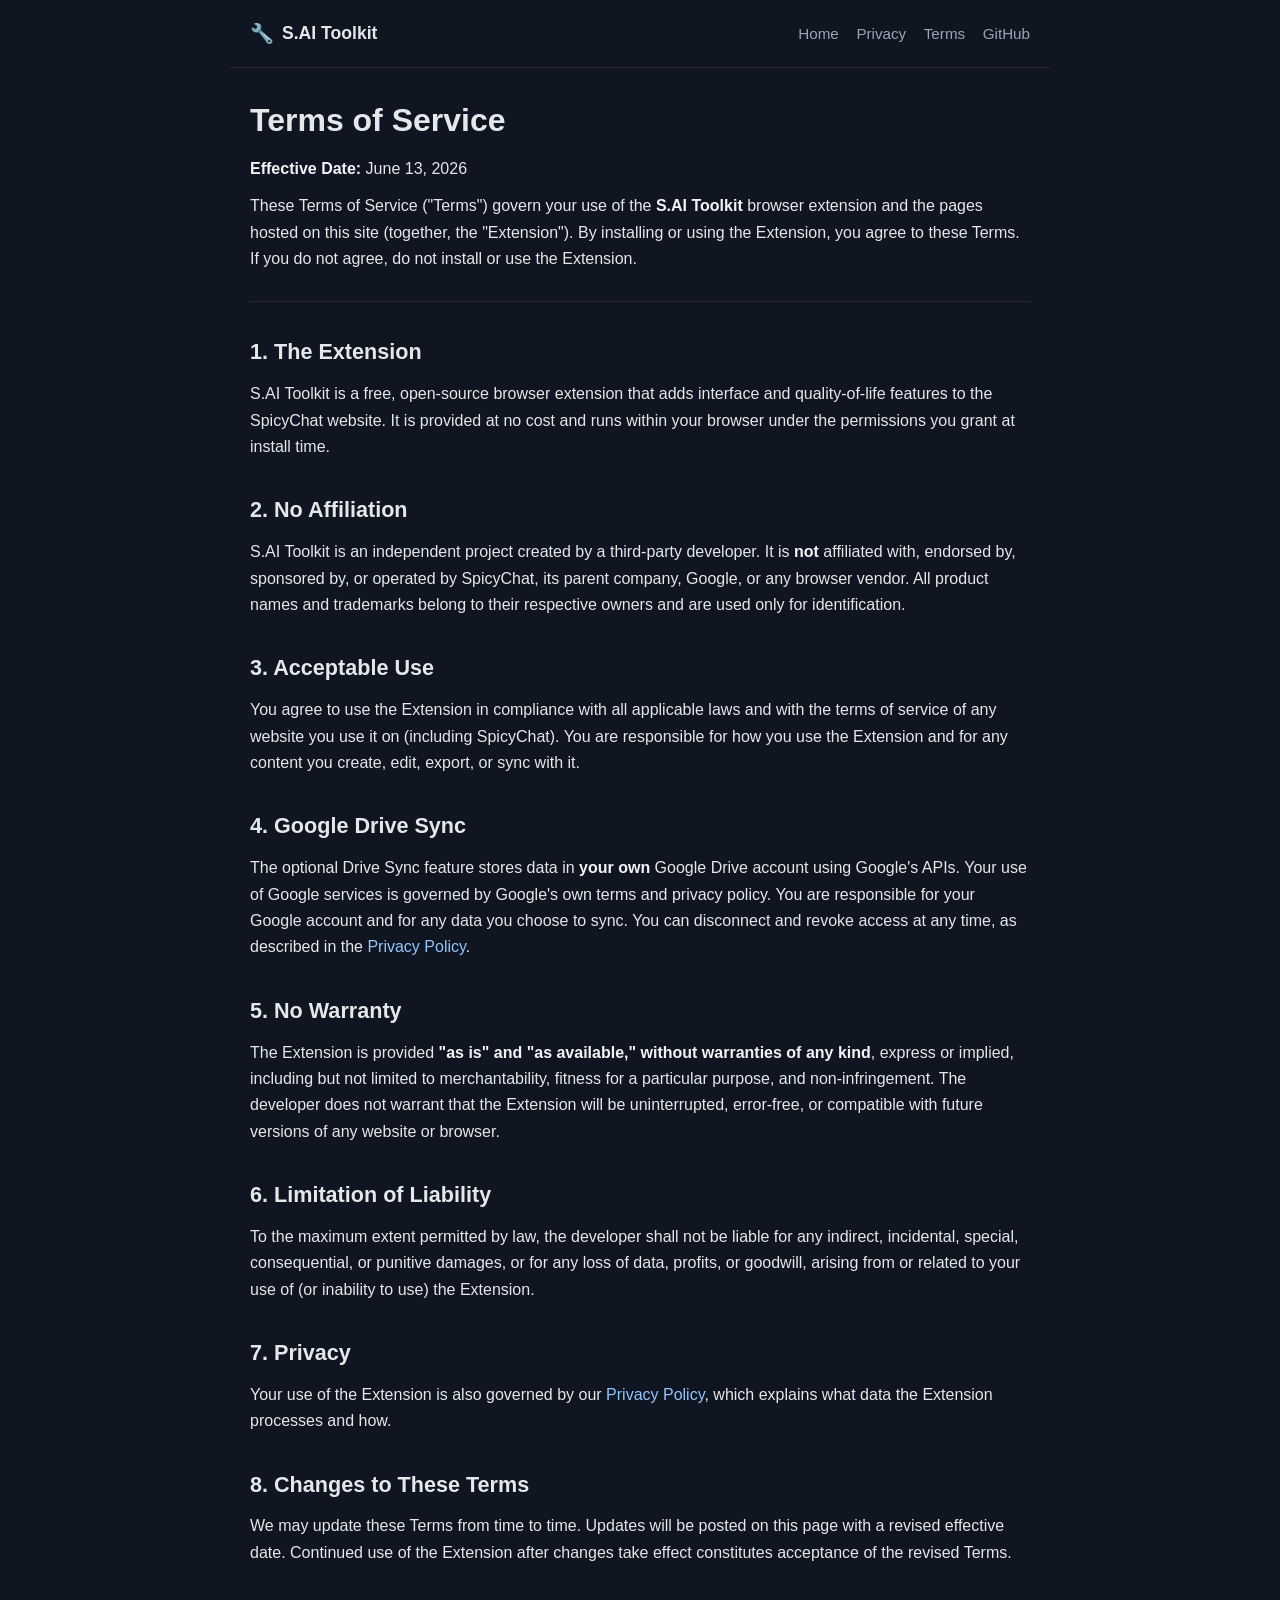
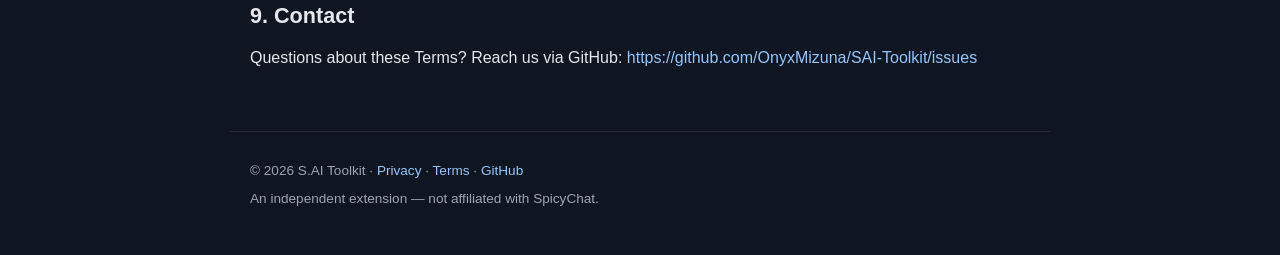
<file: docs/terms.html>
<!DOCTYPE html>
<html lang="en">
<head>
<meta charset="utf-8">
<meta name="viewport" content="width=device-width, initial-scale=1">
<title>Terms of Service — S.AI Toolkit</title>
<meta name="description" content="Terms of Service for the S.AI Toolkit browser extension.">
<style>
:root{--bg:#0f1521;--surface-2:#1f2937;--text:#e5e7eb;--muted:#9aa4b2;
--accent:#3b82f6;--accent-soft:#93c5fd;--border:rgba(255,255,255,.09)}
*{box-sizing:border-box}html{-webkit-text-size-adjust:100%}
body{margin:0;background:var(--bg);color:var(--text);line-height:1.65;font-size:16px;
font-family:-apple-system,BlinkMacSystemFont,"Segoe UI",Roboto,Helvetica,Arial,sans-serif}
a{color:var(--accent-soft);text-decoration:none}a:hover{text-decoration:underline}
.site-header{display:flex;align-items:center;justify-content:space-between;gap:1rem;flex-wrap:wrap;
max-width:820px;margin:0 auto;padding:1.1rem 1.25rem;border-bottom:1px solid var(--border)}
.brand{display:flex;align-items:center;gap:.5rem;color:var(--text);font-weight:700;font-size:1.1rem}
.brand:hover{text-decoration:none}.brand-mark{font-size:1.2rem}
.site-nav{display:flex;gap:1.1rem;flex-wrap:wrap}
.site-nav a{color:var(--muted);font-size:.95rem}.site-nav a:hover{color:var(--text);text-decoration:none}
.content{max-width:820px;margin:0 auto;padding:1.5rem 1.25rem 3rem}
.content h1{font-size:2rem;line-height:1.2;margin:.6rem 0 1rem}
.content h2{font-size:1.35rem;margin:2rem 0 .6rem}
.content h3{font-size:1.08rem;margin:1.4rem 0 .4rem;color:#cbd5e1}
.content p{margin:.7rem 0}.content ul{margin:.6rem 0;padding-left:1.3rem}.content li{margin:.3rem 0}
.content strong{color:#f1f5f9}
.content code{background:var(--surface-2);color:var(--accent-soft);padding:.12em .4em;border-radius:4px;
font-size:.88em;font-family:ui-monospace,SFMono-Regular,Menlo,Consolas,monospace}
.content hr{border:0;border-top:1px solid var(--border);margin:1.8rem 0}
.content table{width:100%;border-collapse:collapse;margin:1rem 0;font-size:.92rem}
.content th,.content td{border:1px solid var(--border);padding:.5rem .65rem;text-align:left;vertical-align:top}
.content thead th{background:var(--surface-2)}
.site-footer{max-width:820px;margin:0 auto;padding:1.5rem 1.25rem 2.5rem;border-top:1px solid var(--border);
color:var(--muted);font-size:.85rem}.site-footer p{margin:.3rem 0}.muted{color:var(--muted)}
@media (max-width:560px){.content h1{font-size:1.6rem}}
</style>
</head>
<body>
<header class="site-header">
  <a class="brand" href="./"><span class="brand-mark">&#128295;</span><span>S.AI Toolkit</span></a>
  <nav class="site-nav">
    <a href="./">Home</a>
    <a href="privacy">Privacy</a>
    <a href="terms">Terms</a>
    <a href="https://github.com/OnyxMizuna/SAI-Toolkit">GitHub</a>
  </nav>
</header>
<main class="content">
<h1>Terms of Service</h1>
<p><strong>Effective Date:</strong> June 13, 2026</p>
<p>These Terms of Service ("Terms") govern your use of the <strong>S.AI Toolkit</strong> browser extension and the pages hosted on this site (together, the "Extension"). By installing or using the Extension, you agree to these Terms. If you do not agree, do not install or use the Extension.</p>
<hr>
<h2>1. The Extension</h2>
<p>S.AI Toolkit is a free, open-source browser extension that adds interface and quality-of-life features to the SpicyChat website. It is provided at no cost and runs within your browser under the permissions you grant at install time.</p>
<h2>2. No Affiliation</h2>
<p>S.AI Toolkit is an independent project created by a third-party developer. It is <strong>not</strong> affiliated with, endorsed by, sponsored by, or operated by SpicyChat, its parent company, Google, or any browser vendor. All product names and trademarks belong to their respective owners and are used only for identification.</p>
<h2>3. Acceptable Use</h2>
<p>You agree to use the Extension in compliance with all applicable laws and with the terms of service of any website you use it on (including SpicyChat). You are responsible for how you use the Extension and for any content you create, edit, export, or sync with it.</p>
<h2>4. Google Drive Sync</h2>
<p>The optional Drive Sync feature stores data in <strong>your own</strong> Google Drive account using Google's APIs. Your use of Google services is governed by Google's own terms and privacy policy. You are responsible for your Google account and for any data you choose to sync. You can disconnect and revoke access at any time, as described in the <a href="privacy">Privacy Policy</a>.</p>
<h2>5. No Warranty</h2>
<p>The Extension is provided <strong>"as is" and "as available," without warranties of any kind</strong>, express or implied, including but not limited to merchantability, fitness for a particular purpose, and non-infringement. The developer does not warrant that the Extension will be uninterrupted, error-free, or compatible with future versions of any website or browser.</p>
<h2>6. Limitation of Liability</h2>
<p>To the maximum extent permitted by law, the developer shall not be liable for any indirect, incidental, special, consequential, or punitive damages, or for any loss of data, profits, or goodwill, arising from or related to your use of (or inability to use) the Extension.</p>
<h2>7. Privacy</h2>
<p>Your use of the Extension is also governed by our <a href="privacy">Privacy Policy</a>, which explains what data the Extension processes and how.</p>
<h2>8. Changes to These Terms</h2>
<p>We may update these Terms from time to time. Updates will be posted on this page with a revised effective date. Continued use of the Extension after changes take effect constitutes acceptance of the revised Terms.</p>
<h2>9. Contact</h2>
<p>Questions about these Terms? Reach us via GitHub: <a href="https://github.com/OnyxMizuna/SAI-Toolkit/issues">https://github.com/OnyxMizuna/SAI-Toolkit/issues</a></p>
</main>
<footer class="site-footer">
  <p>&copy; 2026 S.AI Toolkit &middot; <a href="privacy">Privacy</a> &middot; <a href="terms">Terms</a> &middot; <a href="https://github.com/OnyxMizuna/SAI-Toolkit">GitHub</a></p>
  <p class="muted">An independent extension &mdash; not affiliated with SpicyChat.</p>
</footer>
</body>
</html>
</file>
<file: popup.css>
* {
  margin: 0;
  padding: 0;
  box-sizing: border-box;
}

body {
  font-family: -apple-system, BlinkMacSystemFont, 'Segoe UI', Roboto, Oxygen, Ubuntu, Cantarell, sans-serif;
  width: 400px;
  margin: 0;
  padding: 0;
  background: linear-gradient(135deg, #667eea 0%, #764ba2 100%);
  color: white;
  padding: 20px;
  text-align: center;
}

.container {
  display: flex;
  flex-direction: column;
}

.header h1 {
  font-size: 24px;
  font-weight: 700;
  margin-bottom: 8px;
  color: white;
}

.subtitle {
  font-size: 13px;
  color: white;
  opacity: 0.95;
  line-height: 1.4;
}

.sync-section {
  margin-top: 16px;
}

.sync-btn {
  width: 100%;
  padding: 10px 16px;
  background: rgba(255, 255, 255, 0.2);
  border: 1px solid rgba(255, 255, 255, 0.5);
  border-radius: 8px;
  color: white;
  font-size: 14px;
  font-weight: 600;
  cursor: pointer;
  transition: background 0.2s;
}

.sync-btn:hover:not(:disabled) {
  background: rgba(255, 255, 255, 0.3);
}

.sync-btn:disabled {
  opacity: 0.6;
  cursor: not-allowed;
}

.sync-status {
  margin-top: 8px;
  font-size: 11px;
  color: white;
  opacity: 0.85;
  min-height: 16px;
}

.sync-status.error {
  color: #ffb3b3;
  opacity: 1;
}
</file>
